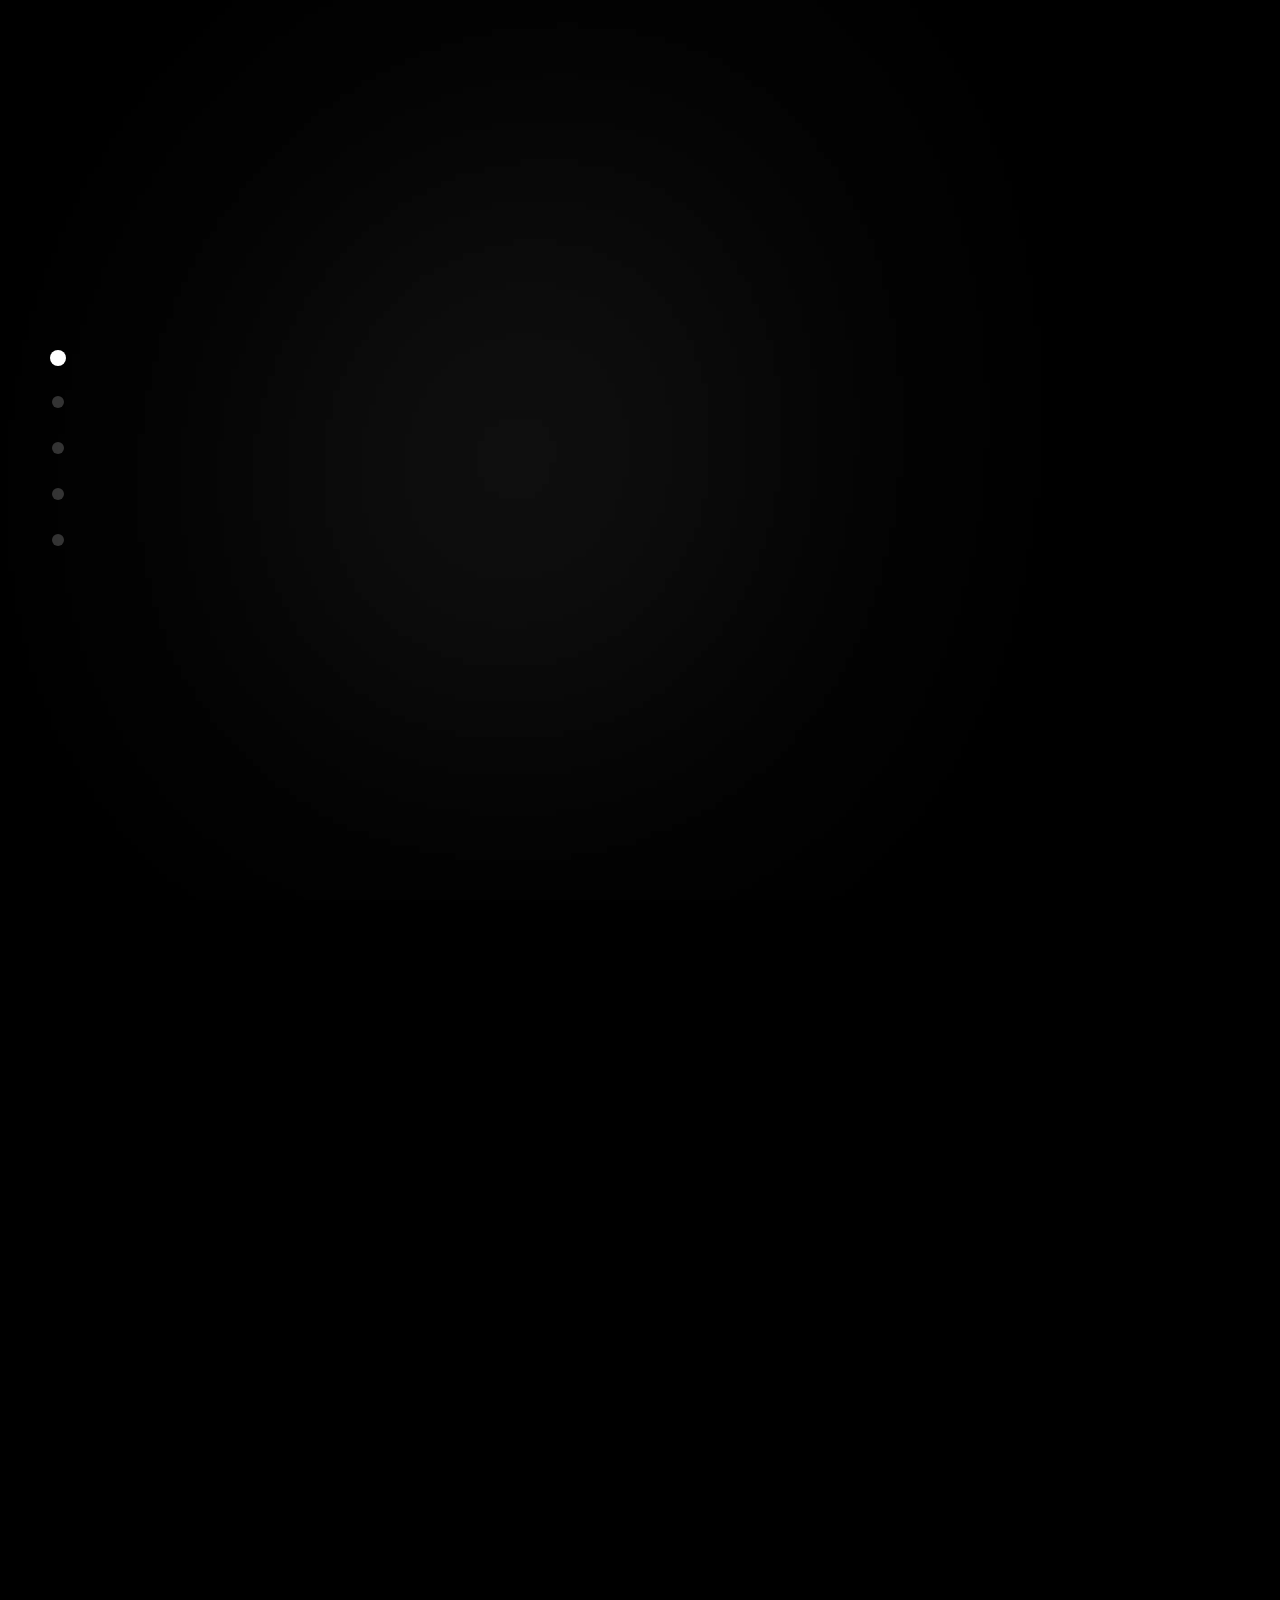
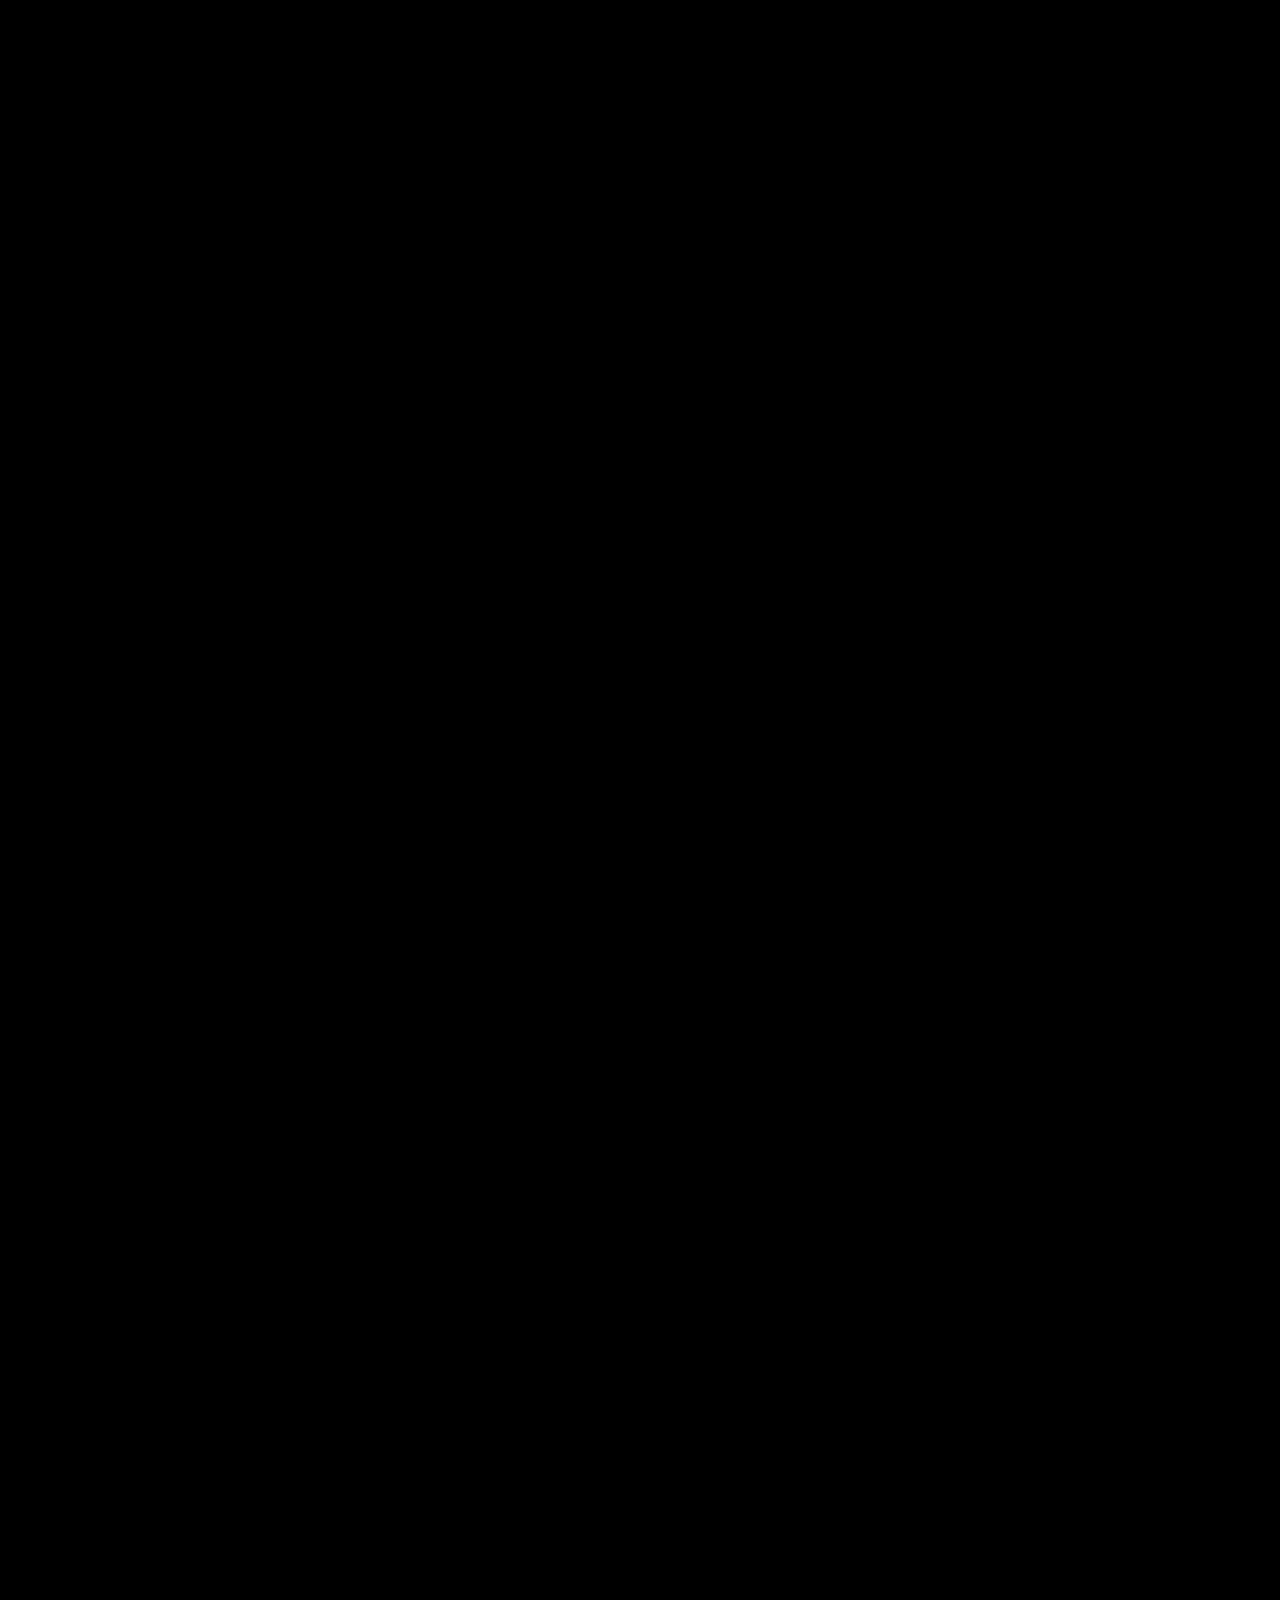
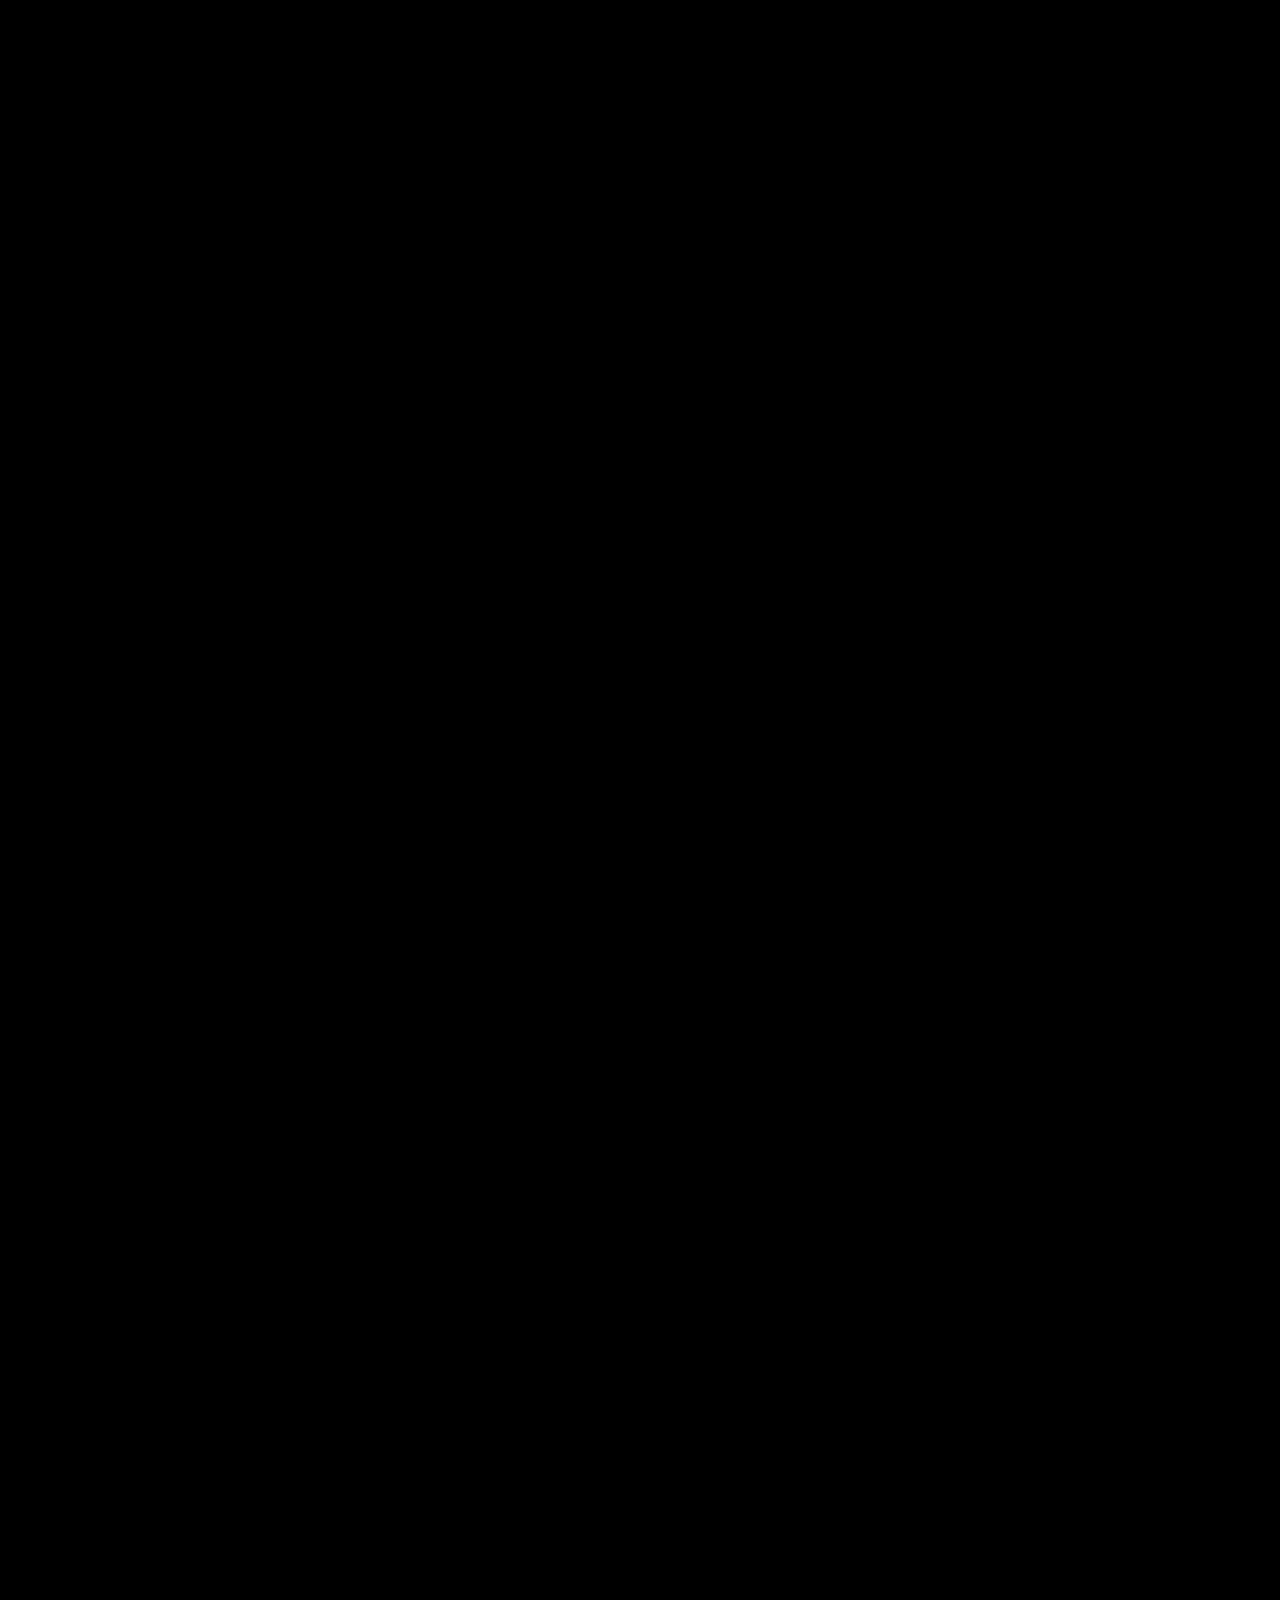
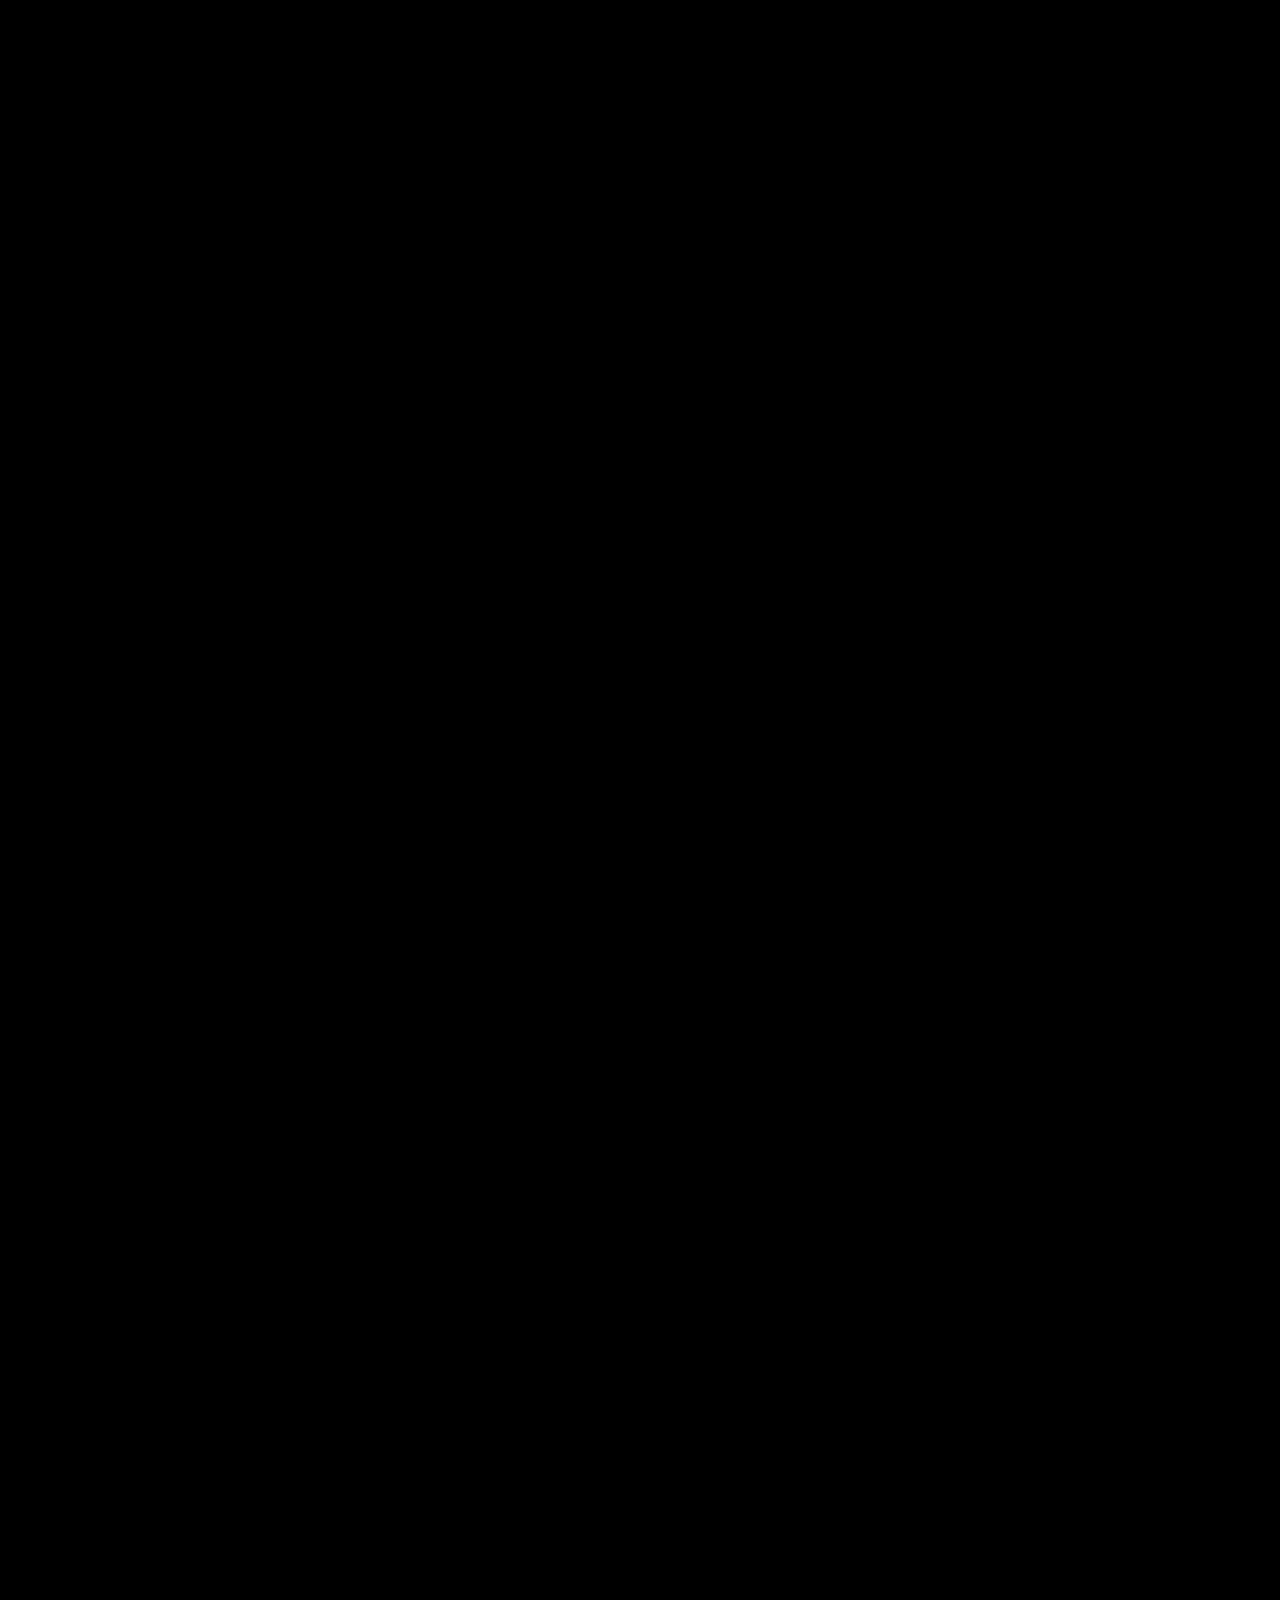
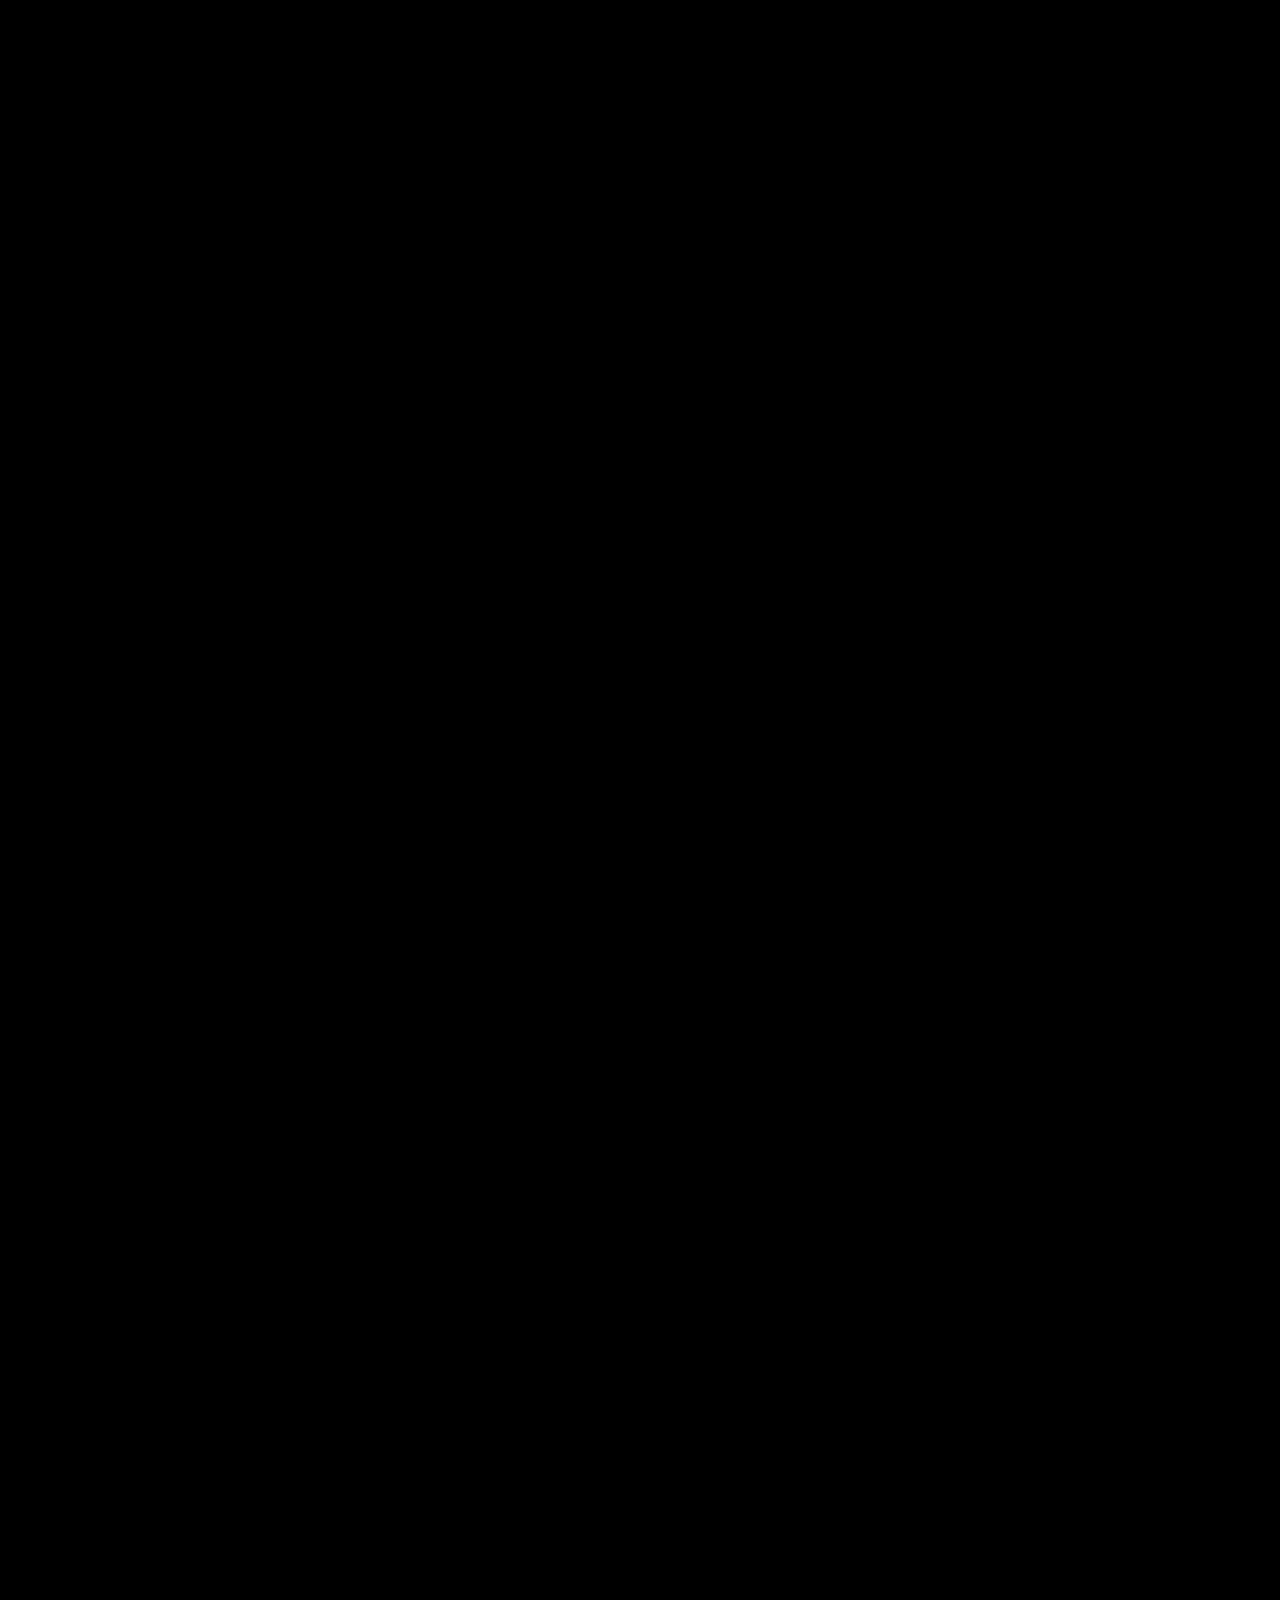
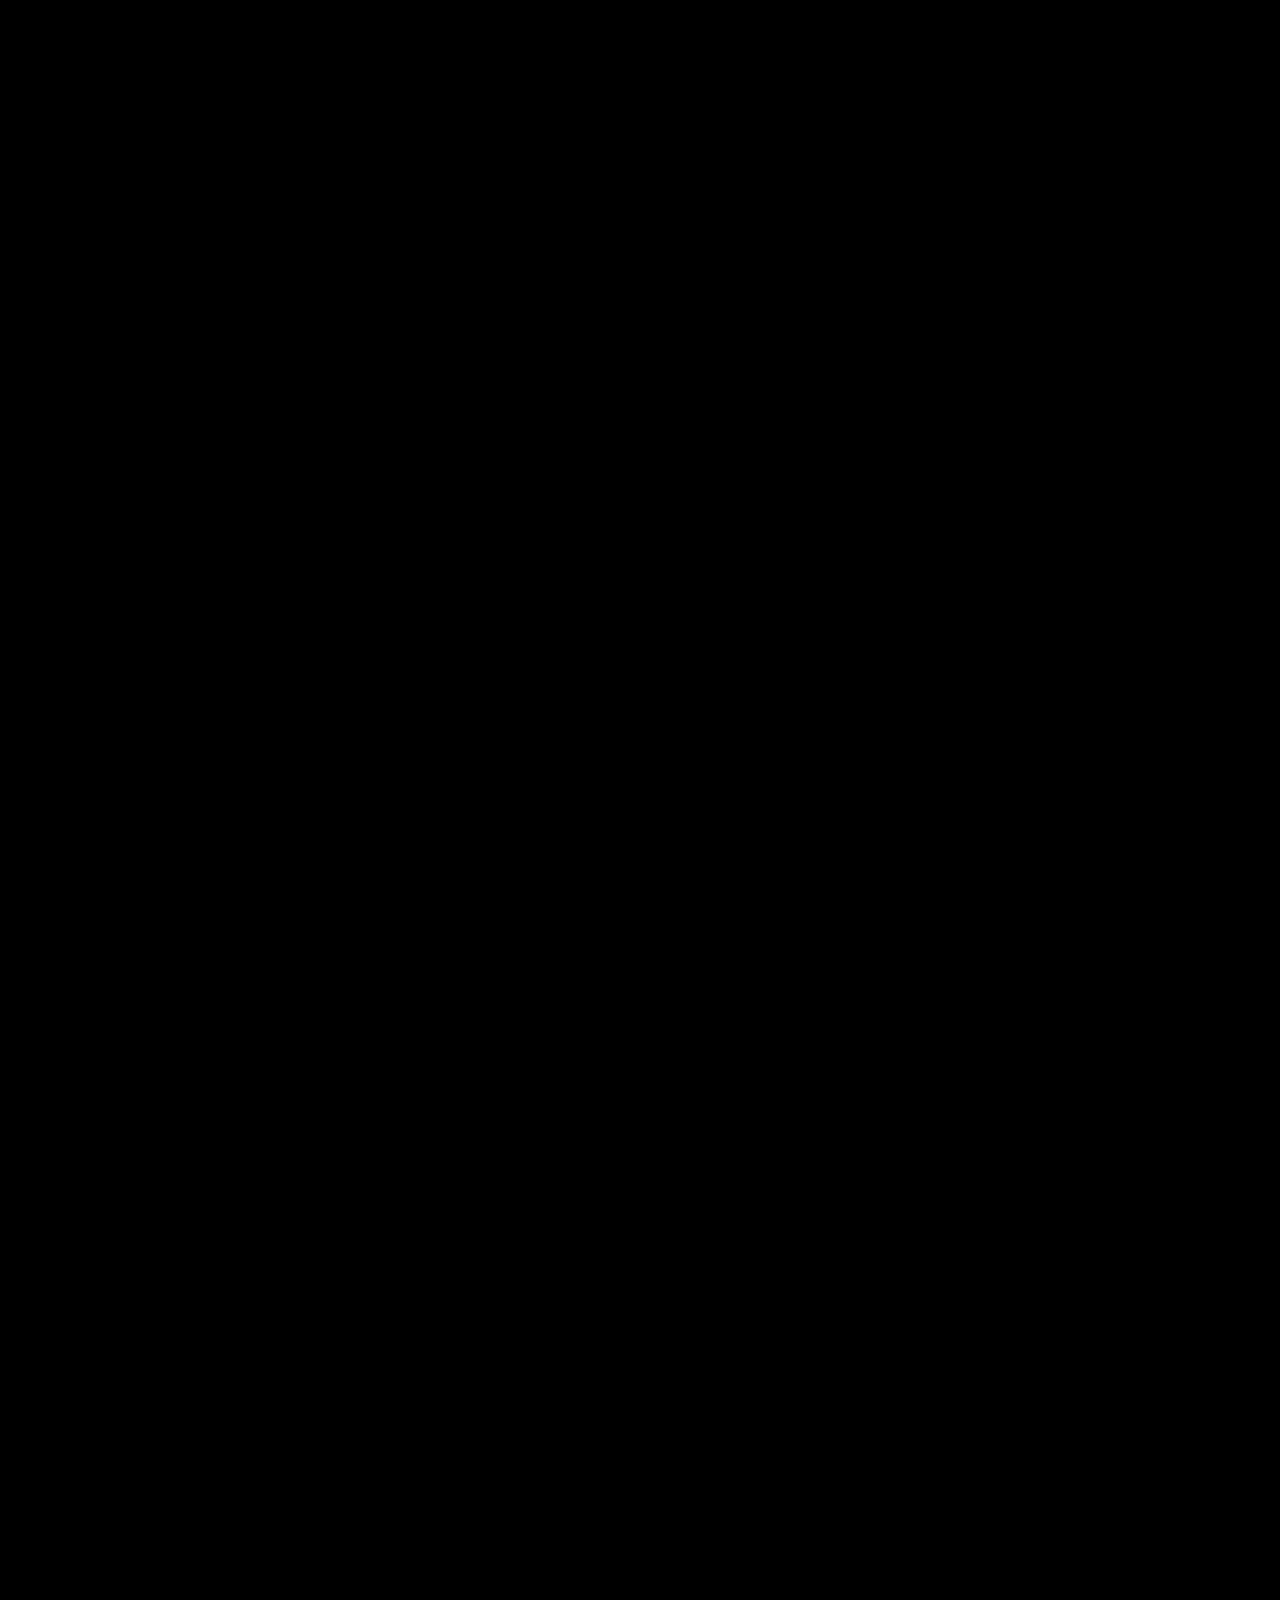
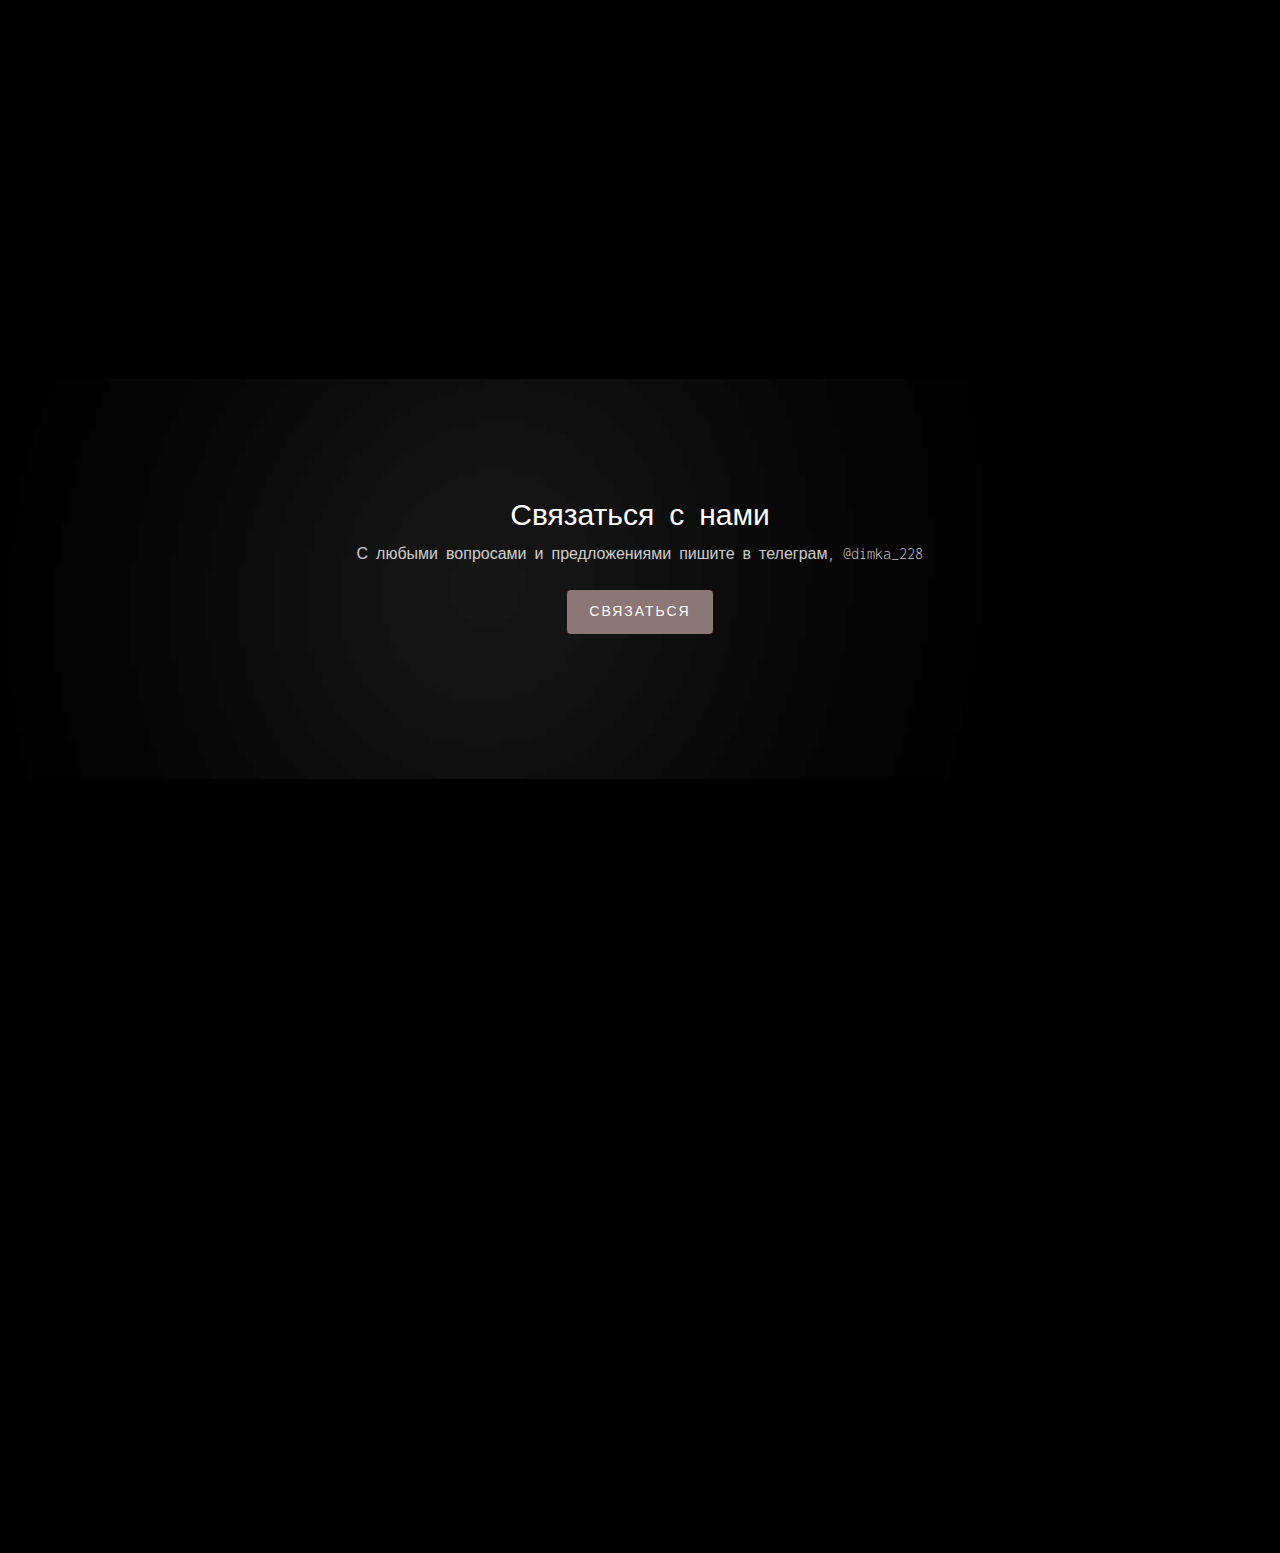
<file: index.html>
<!DOCTYPE html>
<!--[if lt IE 7]>      <html class="no-js lt-ie9 lt-ie8 lt-ie7"> <![endif]-->
<!--[if IE 7]>         <html class="no-js lt-ie9 lt-ie8"> <![endif]-->
<!--[if IE 8]>         <html class="no-js lt-ie9"> <![endif]-->
<!--[if gt IE 8]><!--> <html class="no-js"> <!--<![endif]-->
	<head>
	<meta charset="utf-8">
	<meta http-equiv="X-UA-Compatible" content="IE=edge">
	<title>ShhhStudio &mdash; работаем по-тихому. без бюрократии, договоров и налогов.</title>
	<meta name="viewport" content="width=device-width, initial-scale=1">
	<meta name="description" content="Free HTML5 Template by FreeHTML5.co" />
	<meta name="keywords" content="free html5, free template, free bootstrap, html5, css3, mobile first, responsive" />
	<meta name="author" content="FreeHTML5.co" />

 

  	<!-- Facebook and Twitter integration -->
	<meta property="og:title" content=""/>
	<meta property="og:image" content=""/>
	<meta property="og:url" content=""/>
	<meta property="og:site_name" content=""/>
	<meta property="og:description" content=""/>
	<meta name="twitter:title" content="" />
	<meta name="twitter:image" content="" />
	<meta name="twitter:url" content="" />
	<meta name="twitter:card" content="" />

	<!-- Place favicon.ico and apple-touch-icon.png in the root directory -->
	<link rel="shortcut icon" href="favicon.ico">

	<link href="https://fonts.googleapis.com/css?family=Inconsolata:400,700" rel="stylesheet">
	
	<!-- Animate.css -->
	<link rel="stylesheet" href="css/animate.css">
	<!-- Icomoon Icon Fonts-->
	<link rel="stylesheet" href="css/icomoon.css">
	<!-- Simple Line Icons -->
	<link rel="stylesheet" href="css/simple-line-icons.css">
	<!-- Bootstrap  -->
	<link rel="stylesheet" href="css/bootstrap.css">
	<!-- Style -->
	<link rel="stylesheet" href="css/style.css">


	<!-- Modernizr JS -->
	<script src="js/modernizr-2.6.2.min.js"></script>
	<!-- FOR IE9 below -->
	<!--[if lt IE 9]>
	<script src="js/respond.min.js"></script>
	<![endif]-->

	</head>
	<body>
	<header role="banner" id="fh5co-header">
		<div class="fluid-container">
			<nav class="navbar navbar-default navbar-fixed-top js-fullheight">
				<div id="navbar" class="navbar-collapse js-fullheight">
					<ul class="nav navbar-nav navbar-left">
						<li class="active"><a href="#" data-nav-section="home"><span>Home</span></a></li>
						<li><a href="#" data-nav-section="services"><span>Services</span></a></li>
						<li><a href="#" data-nav-section="explore"><span>Project</span></a></li>
						<li><a href="#" data-nav-section="pricing"><span>Pricing</span></a></li>
						<li><a href="#" data-nav-section="team"><span>Team</span></a></li>
					</ul>
				</div>
			</nav>
	  </div>
	</header>

	<section id="fh5co-home" data-section="home" style="background-image: url(images/full_image_1.jpg);" data-stellar-background-ratio="0.5">
		<div class="gradient"></div>
		<div class="container">
			<div class="text-wrap">
				<div class="text-inner">
					<div class="row">
						<div class="col-md-8 col-md-offset-2 text-center">
							<img id="logo" src="images/logo-4.png" alt="Логотип ShhhStudio" class="to-animate" style="max-width: 150px; margin-bottom: 20px;">
							<h1 class="to-animate">ShhhStudio</h1>
							<h2 class="to-animate"> работаем по-тихому. без бюрократии, договоров и налогов.</h2>
						</div>
					</div>
				</div>
			</div>
		</div>
	</section>

	<section id="fh5co-services" data-section="services">
		<div class="fh5co-services">
			<div class="container">
				<div class="row">
					<div class="col-md-12 section-heading text-center">
						<h2 class="to-animate">Наши преимущества</h2>
						<div class="row">
							<div class="col-md-8 col-md-offset-2 subtext">
								<h3 class="to-animate">работаем без бюрократии, договоров и налогов, по лояльным ценам </h3>
							</div>
						</div>
					</div>
				</div>
				<div class="row">
					<div class="core-features">
						<div class="grid2 to-animate" style="background-image: url(images/hacker.jpg);">
						</div>
						<div class="grid2">
							<div class="core-f">
								<div class="row">
									<div class="col-md-12">
										<div class="core">
											<i class="icon-cloud-download to-animate-2"></i>
											<div class="fh5co-post to-animate">
												<h3>Цена ниже рыночной</h3>
												<p>Сейчас на рынке доминируют крупные компании с космическими ценниками, тк им нужно платить постоянную зарплату большим коллективам. У нас будет ощутимо дешевле</p>
											</div>
										</div>
										<div class="core">
											<i class="icon-laptop to-animate-2"></i>
											<div class="fh5co-post to-animate">
												<h3>Никакого оформления</h3>
												<p>Оплата переводом/криптой поэтапно по мере выполнения. Никаких предоплат.</p>
											</div>
										</div>
										<div class="core">
											<i class="icon-gear to-animate-2"></i>
											<div class="fh5co-post to-animate">
												<h3>24/7 Поддержка после выполнения заказа</h3>
												<p>Если впоследствии вам понадобится внести в проект правки, мы всегда к вашим услугам.</p>
											</div>
										</div>
										<div class="core">
											<i class="icon-columns to-animate-2"></i>
											<div class="fh5co-post to-animate">
												<h3>Решение под ключ</h3>
												<p>Выберем оптимальную архитектуру и технологии для вашего проекта. Можем доработать уже существующий код, разберемся в любом легаси</p>
											</div>
										</div>
									</div>
								</div>
							</div>
						</div>
					</div>
				</div>
				<div id="fh5co-counter-section" class="fh5co-counters">
					<div class="container">
						<div class="row to-animate">
							<div class="col-md-3 text-center">
								<span class="fh5co-counter js-counter" data-from="0" data-to="3452" data-speed="5000" data-refresh-interval="50"></span>
								<span class="fh5co-counter-label">Cups of Coffee</span>
							</div>
							<div class="col-md-3 text-center">
								<span class="fh5co-counter js-counter" data-from="0" data-to="234" data-speed="5000" data-refresh-interval="50"></span>
								<span class="fh5co-counter-label">Client</span>
							</div>
							<div class="col-md-3 text-center">
								<span class="fh5co-counter js-counter" data-from="0" data-to="6542" data-speed="5000" data-refresh-interval="50"></span>
								<span class="fh5co-counter-label">Projects</span>
							</div>
							<div class="col-md-3 text-center">
								<span class="fh5co-counter js-counter" data-from="0" data-to="8687" data-speed="5000" data-refresh-interval="50"></span>
								<span class="fh5co-counter-label">Finished Projects</span>
							</div>
						</div>
					</div>
				</div>
			</div>
		</div>
	</section>

	<section id="fh5co-explore" data-section="explore">
		<div class="container">
			<div class="row">
				<div class="col-md-12 section-heading text-center">
					<h2 class="to-animate">Выполненные заказы</h2>
					<div class="row">
						<div class="col-md-8 col-md-offset-2 subtext to-animate">
							<h3>Основная наша специализация - веб и приложения. Но это всего лишь часть того на что мы способны.</h3>
						</div>
					</div>
				</div>
			</div>
		</div>
		<div class="fh5co-project">
			<div class="container">
				<div class="row">
					<div class="col-md-12 text-center">
						<div class="project-grid to-animate-2" style="background-image:  url(images/project-1.jpg);">
							<div class="desc">
								<h3><a href="#">MasCom Template</a></h3>
								<span>By: Louie D' Great</span>
							</div>
						</div>
					</div>
					<div class="col-md-12 text-center">
						<div class="project-grid to-animate-2" style="background-image:  url(images/cdaem_ru.png);">
							<div class="desc">
								<h3><a href="#">новый сайт для cdaem.ru</a></h3>
								<span>сайт для съема жилья посуточно</span>
							</div>
						</div>
					</div>
					<div class="col-md-12 text-center">
						<div class="project-grid to-animate-2" style="background-image:  url(images/lets_together.jpg);">
							<div class="desc">
								<h3><a href="#">Lets Together</a></h3>
								<span>Приложение - соц.сеть для совместных спортивных активностей</span>
							</div>
						</div>
					</div>
					<div class="col-md-12 text-center">
						<div class="project-grid to-animate-2" style="background-image:  url(images/project-4.jpg);">
							<div class="desc">
								<h3><a href="#">Tattoo</a></h3>
								<span>By: Louie D' Great</span>
							</div>
						</div>
					</div>
					<div class="col-md-12 text-center">
						<div class="project-grid to-animate-2" style="background-image:  url(images/project-5.jpg);">
							<div class="desc">
								<h3><a href="#">Train Theme</a></h3>
								<span>By: Ivan Kim</span>
							</div>
						</div>
					</div>
					<div class="col-md-12 text-center">
						<div class="project-grid to-animate-2" style="background-image:  url(images/project-6.jpg);">
							<div class="desc">
								<h3><a href="#">Dance Theme</a></h3>
								<span>By: FreeHTML5.co</span>
							</div>
						</div>
					</div>
				</div>
			</div>	
		</div>
	</section>
	
	<section id="fh5co-pricing" data-section="pricing">
		<div class="fh5co-pricing">
			<div class="container">
				<div class="row">
					<div class="col-md-12 section-heading text-center">
						<h2 class="to-animate">Примеры</h2>
						<div class="row">
							<div class="col-md-8 col-md-offset-2 subtext">
								<h3 class="to-animate">Far far away, behind the word mountains, far from the countries Vokalia and Consonantia, there live the blind texts. Separated they live in Bookmarksgrove. </h3>
							</div>
						</div>
					</div>
				</div>

				<div class="row">
					<div class="col-md-3 col-sm-6">
						<div class="price-box to-animate">
							<h2 class="pricing-plan">Starter</h2>
							<div class="price"><sup class="currency">$</sup>7<small>/mo</small></div>
							<p>Basic customer support for small business</p>
							<hr>
							<ul class="pricing-info">
								<li>10 projects</li>
								<li>20 Pages</li>
								<li>20 Emails</li>
								<li>100 Images</li>
							</ul>
							<p><a href="#" class="btn btn-primary">Read More</a></p>
						</div>
					</div>
					<div class="col-md-3 col-sm-6">
						<div class="price-box to-animate">
							<h2 class="pricing-plan">Regular</h2>
							<div class="price"><sup class="currency">$</sup>19<small>/mo</small></div>
							<p>Basic customer support for small business</p>
							<hr>
							<ul class="pricing-info">
								<li>15 projects</li>
								<li>40 Pages</li>
								<li>40 Emails</li>
								<li>200 Images</li>
							</ul>
							<p><a href="#" class="btn btn-primary">Read More</a></p>
						</div>
					</div>
					<div class="clearfix visible-sm-block"></div>
					<div class="col-md-3 col-sm-6 to-animate">
						<div class="price-box popular">
							<div class="popular-text">Best value</div>
							<h2 class="pricing-plan">Plus</h2>
							<div class="price"><sup class="currency">$</sup>79<small>/mo</small></div>
							<p>Basic customer support for small business</p>
							<hr>
							<ul class="pricing-info">
								<li>Unlimitted projects</li>
								<li>100 Pages</li>
								<li>100 Emails</li>
								<li>700 Images</li>
							</ul>
							<p><a href="#" class="btn btn-primary">Read More</a></p>
						</div>
					</div>
					<div class="col-md-3 col-sm-6">
						<div class="price-box to-animate">
							<h2 class="pricing-plan">Enterprise</h2>
							<div class="price"><sup class="currency">$</sup>125<small>/mo</small></div>
							<p>Basic customer support for small business</p>
							<hr>
							<ul class="pricing-info">
								<li>Unlimitted projects</li>
								<li>Unlimitted Pages</li>
								<li>Unlimitted Emails</li>
								<li>Unlimitted Images</li>
							</ul>
							<p><a href="#" class="btn btn-primary">Read More</a></p>
						</div>
					</div>
				</div>
				<!--
				<div class="row">
					<div class="col-md-6 col-md-offset-3 col-md-push-3 to-animate">
						<p>Far far away, behind the word mountains, far from the countries Vokalia and Consonantia, there live the blind texts. Far far away, behind the word mountains, far from the countries Vokalia and Consonantia, there live the blind texts. Separated they live in Bookmarksgrove right at the coast of the Semantics, a large language ocean. Far far away, behind the word mountains, far from the countries Vokalia and Consonantia, there live the blind texts. Separated they live in Bookmarksgrove right at the coast of the Semantics, a large language ocean</p>
						<p>Far far away, behind the word mountains, far from the countries Vokalia and Consonantia, there live the blind texts. Far far away, behind the word mountains, far from the countries Vokalia and Consonantia, there live the blind texts. Separated they live in Bookmarksgrove right at the coast of the Semantics, a large language ocean. Far far away, behind the word mountains, far from the countries Vokalia and Consonantia, there live the blind texts. Separated they live in Bookmarksgrove right at the coast of the Semantics, a large language ocean.</p>
					</div>
				</div>-->

			</div>
		</div>
	</section>	

	<section id="fh5co-team" data-section="team">
		<div class="fh5co-team">
			<div class="container">
				<div class="row">
					<div class="col-md-12 section-heading text-center">
						<h2 class="to-animate">Кто мы?</h2>
						<div class="row">
							<div class="col-md-8 col-md-offset-2 subtext">
								<h3 class="to-animate">Мы молодая команда друзей-программистов из ИТМО. Все с коммерческим опытом,  у каждого своя специализацияи и история </h3>
							</div>
						</div>
					</div>
				</div>
				<div class="row">
					<div class="col-md-4">
						<div class="team-box text-center to-animate-2">
							<div class="user"><img class="img-reponsive" src="images/user-1.jpg" alt="Roger Garfield"></div>
							<h3>@dimka_228</h3>
							<span class="position">Founder, Lead Developer</span>
							<p>Это я. Большой опыт веб разработки на различных галерах и стартапах. Теперь мучу собственный онлайн и оффлайн бизнес. Руковожу проектами, нахожу заказчиков.</p>
							<ul class="social-media">
								<li><a href="#" class="facebook"><i class="icon-facebook"></i></a></li>
								<li><a href="#" class="twitter"><i class="icon-twitter"></i></a></li>
								<li><a href="#" class="dribbble"><i class="icon-dribbble"></i></a></li>
								<li><a href="#" class="codepen"><i class="icon-codepen"></i></a></li>
								<li><a href="#" class="github"><i class="icon-github-alt"></i></a></li>
							</ul>
						</div>
					</div>

					<div class="col-md-4">
						<div class="team-box text-center to-animate-2">
							<div class="user"><img class="img-reponsive" src="images/user-2.jpg" alt="Roger Garfield"></div>
							<h3>Kevin Steve</h3>
							<span class="position">Co-Founder, Product Designer</span>
							<p>Far far away, behind the word mountains, far from the countries Vokalia and Consonantia, there live the blind texts. Separated they live in Bookmarksgrove right at the coast of the Semantics, a large language ocean.</p>
							<ul class="social-media">
								<li><a href="#" class="facebook"><i class="icon-facebook"></i></a></li>
								<li><a href="#" class="twitter"><i class="icon-twitter"></i></a></li>
								<li><a href="#" class="dribbble"><i class="icon-dribbble"></i></a></li>
								<li><a href="#" class="codepen"><i class="icon-codepen"></i></a></li>
								<li><a href="#" class="github"><i class="icon-github-alt"></i></a></li>
							</ul>
						</div>
					</div>

					<div class="col-md-4">
						<div class="team-box text-center to-animate-2">
							<div class="user"><img class="img-reponsive" src="images/user-3.jpg" alt="Roger Garfield"></div>
							<h3>Ross Standford</h3>
							<span class="position">Full Stack Developer</span>
							<p>Far far away, behind the word mountains, far from the countries Vokalia and Consonantia, there live the blind texts. Separated they live in Bookmarksgrove right at the coast of the Semantics, a large language ocean.</p>
							<ul class="social-media">
								<li><a href="#" class="facebook"><i class="icon-facebook"></i></a></li>
								<li><a href="#" class="twitter"><i class="icon-twitter"></i></a></li>
								<li><a href="#" class="dribbble"><i class="icon-dribbble"></i></a></li>
								<li><a href="#" class="codepen"><i class="icon-codepen"></i></a></li>
								<li><a href="#" class="github"><i class="icon-github-alt"></i></a></li>
							</ul>
						</div>
					</div>
				</div>
			</div>
		</div>
	</section>

	<div class="getting-started getting-started-1">
		<div class="getting-grid" style="background-image:  url(images/full_image_1.jpg);">
			<div class="desc text-center">
				<h2>Связаться с нами</h2>
				<p>С любыми вопросами и предложениями пишите в телеграм, @dimka_228 </p>
				<p><a href="#" class="btn btn-primary">Связаться</a></p>
			</div>
		</div>
	</div>

	<div id="fh5co-footer" role="contentinfo">
		<div class="container">
			<div class="row">
				<div class="col-md-4 to-animate">
					<h3 class="section-title">About Us</h3>
					<p>Far far away, behind the word mountains, far from the countries Vokalia and Consonantia, there live the blind texts. Separated they live in Bookmarksgrove right at the coast of the Semantics.</p>
					<p class="copy-right">&copy; 2015 Twist Free Template. <br>All Rights Reserved. <br>
						Designed by <a href="http://freehtml5.co/" target="_blank">FREEHTML5.co</a>
						Demo Images: <a href="http://unsplash.com/" target="_blank">Unsplash</a>
					</p>
				</div>

				<div class="col-md-4 to-animate">
					<h3 class="section-title">Our Address</h3>
					<ul class="contact-info">
						<li><i class="icon-map-marker"></i>198 West 21th Street, Suite 721 New York NY 10016</li>
						<li><i class="icon-phone"></i>+ 1235 2355 98</li>
						<li><i class="icon-envelope"></i><a href="#">info@yoursite.com</a></li>
						<li><i class="icon-globe2"></i><a href="#">www.yoursite.com</a></li>
					</ul>
					<h3 class="section-title">Connect with Us</h3>
					<ul class="social-media">
						<li><a href="#" class="facebook"><i class="icon-facebook"></i></a></li>
						<li><a href="#" class="twitter"><i class="icon-twitter"></i></a></li>
						<li><a href="#" class="dribbble"><i class="icon-dribbble"></i></a></li>
						<li><a href="#" class="github"><i class="icon-github-alt"></i></a></li>
					</ul>
				</div>
				<div class="col-md-4 to-animate">
					<h3 class="section-title">Drop us a line</h3>
					<form class="contact-form">
						<div class="form-group">
							<label for="name" class="sr-only">Name</label>
							<input type="name" class="form-control" id="name" placeholder="Name">
						</div>
						<div class="form-group">
							<label for="email" class="sr-only">Email</label>
							<input type="email" class="form-control" id="email" placeholder="Email">
						</div>
						<div class="form-group">
							<label for="message" class="sr-only">Message</label>
							<textarea class="form-control" id="message" rows="7" placeholder="Message"></textarea>
						</div>
						<div class="form-group">
							<input type="submit" id="btn-submit" class="btn btn-send-message btn-md" value="Send Message">
						</div>
					</form>
				</div>
			</div>
		</div>
	</div>
	<!-- <div id="map" class="fh5co-map"></div> -->

	
	<!-- jQuery -->
	<script src="js/jquery.min.js"></script>
	<!-- jQuery Easing -->
	<script src="js/jquery.easing.1.3.js"></script>
	<!-- Bootstrap -->
	<script src="js/bootstrap.min.js"></script>
	<!-- Waypoints -->
	<script src="js/jquery.waypoints.min.js"></script>
	<!-- Stellar Parallax -->
	<script src="js/jquery.stellar.min.js"></script>
	<!-- Counters -->
	<script src="js/jquery.countTo.js"></script>
	<!-- Main JS (Do not remove) -->
	<script src="js/main.js"></script>

	</body>
</html>
</file>
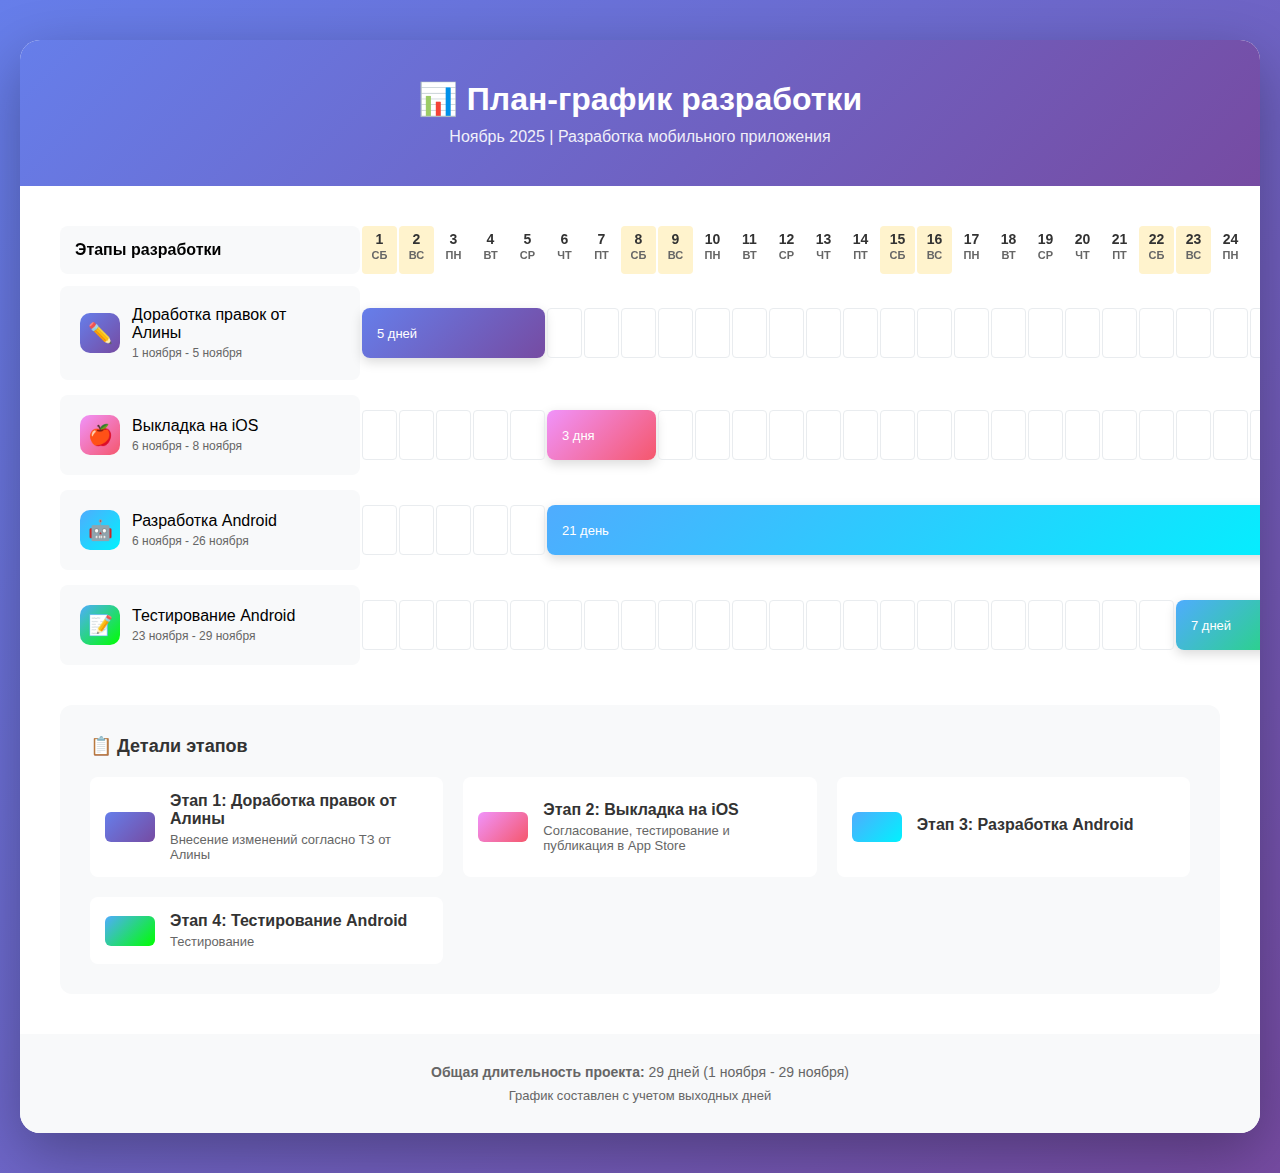
<file: roadmap.html>
<!DOCTYPE html>
<html lang="ru">
<head>
    <meta charset="UTF-8">
    <meta name="viewport" content="width=device-width, initial-scale=1.0">
    <title>План-график проекта ImMood 2.0</title>
    <script src="https://cdnjs.cloudflare.com/ajax/libs/jquery/3.6.0/jquery.min.js"></script>
    <style>
        * {
            margin: 0;
            padding: 0;
            box-sizing: border-box;
        }
        
        body {
            font-family: 'Segoe UI', Tahoma, Geneva, Verdana, sans-serif;
            background: linear-gradient(135deg, #667eea 0%, #764ba2 100%);
            padding: 40px 20px;
            min-height: 100vh;
        }
        
        .container {
            max-width: 1400px;
            margin: 0 auto;
            background: white;
            border-radius: 20px;
            box-shadow: 0 20px 60px rgba(0,0,0,0.3);
            overflow: hidden;
        }
        
        .header {
            background: linear-gradient(135deg, #667eea 0%, #764ba2 100%);
            color: white;
            padding: 40px;
            text-align: center;
        }
        
        .header h1 {
            font-size: 32px;
            margin-bottom: 10px;
            font-weight: 600;
        }
        
        .header p {
            font-size: 16px;
            opacity: 0.9;
        }
        
        .gantt-wrapper {
            padding: 40px;
            overflow-x: auto;
        }
        
        .gantt-chart {
            min-width: 900px;
        }
        
        .gantt-header {
            display: grid;
            grid-template-columns: 300px repeat(var(--days-count), 35px);
            gap: 2px;
            margin-bottom: 2px;
            position: sticky;
            top: 0;
            background: white;
            z-index: 10;
            padding-bottom: 10px;
        }
        
        .task-label-header {
            font-weight: 600;
            padding: 15px;
            background: #f8f9fa;
            border-radius: 8px;
            display: flex;
            align-items: center;
        }
        
        .date-cell {
            text-align: center;
            font-size: 11px;
            font-weight: 600;
            color: #666;
            padding: 5px 2px;
        }
        
        .date-cell .day {
            display: block;
            font-size: 14px;
            color: #333;
            margin-bottom: 2px;
        }
        
        .weekend {
            background: #fff3cd;
            border-radius: 4px;
        }
        
        .gantt-row {
            display: grid;
            grid-template-columns: 300px repeat(var(--days-count), 35px);
            gap: 2px;
            margin-bottom: 15px;
            align-items: center;
        }
        
        .task-label {
            padding: 20px;
            background: #f8f9fa;
            border-radius: 8px;
            font-weight: 500;
            display: flex;
            align-items: center;
            gap: 12px;
        }
        
        .task-icon {
            width: 40px;
            height: 40px;
            border-radius: 10px;
            display: flex;
            align-items: center;
            justify-content: center;
            font-size: 20px;
            flex-shrink: 0;
        }
        
        .timeline {
            display: contents;
        }
        
        .timeline-cell {
            height: 50px;
            border: 1px solid #e9ecef;
            border-radius: 4px;
            position: relative;
        }
        
        .task-bar {
            height: 50px;
            border-radius: 8px;
            display: flex;
            align-items: center;
            padding: 0 15px;
            color: white;
            font-weight: 500;
            font-size: 13px;
            box-shadow: 0 4px 12px rgba(0,0,0,0.15);
            transition: transform 0.2s, box-shadow 0.2s;
            cursor: pointer;
        }
        
        .task-bar:hover {
            transform: translateY(-2px);
            box-shadow: 0 6px 16px rgba(0,0,0,0.2);
        }
        
        .legend {
            margin-top: 40px;
            padding: 30px;
            background: #f8f9fa;
            border-radius: 12px;
        }
        
        .legend h3 {
            margin-bottom: 20px;
            color: #333;
            font-size: 18px;
        }
        
        .legend-items {
            display: grid;
            grid-template-columns: repeat(auto-fit, minmax(300px, 1fr));
            gap: 20px;
        }
        
        .legend-item {
            display: flex;
            align-items: center;
            gap: 15px;
            padding: 15px;
            background: white;
            border-radius: 8px;
        }
        
        .legend-color {
            width: 50px;
            height: 30px;
            border-radius: 6px;
            flex-shrink: 0;
        }
        
        .legend-text {
            flex: 1;
        }
        
        .legend-title {
            font-weight: 600;
            margin-bottom: 4px;
            color: #333;
        }
        
        .legend-desc {
            font-size: 13px;
            color: #666;
        }
        
        .footer {
            padding: 30px 40px;
            background: #f8f9fa;
            text-align: center;
            color: #666;
            font-size: 14px;
        }
    </style>
</head>
<body>
    <div class="container">
        <div class="header">
            <h1>📊 План-график разработки</h1>
            <p id="project-period">Ноябрь 2025 | Разработка мобильного приложения</p>
        </div>
        
        <div class="gantt-wrapper">
            <div class="gantt-chart">
                <div class="gantt-header" id="gantt-header">
                    <div class="task-label-header">Этапы разработки</div>
                </div>
                
                <div id="gantt-rows"></div>
            </div>
            
            <div class="legend">
                <h3>📋 Детали этапов</h3>
                <div class="legend-items" id="legend-items"></div>
            </div>
        </div>
        
        <div class="footer" id="footer-info">
            <p><strong>Общая длительность проекта:</strong> <span id="total-duration"></span></p>
            <p style="margin-top: 8px; font-size: 13px;">График составлен с учетом выходных дней</p>
        </div>
    </div>

    <script>
        // ========== НАСТРОЙКИ ПРОЕКТА ==========
        // Здесь задаём все этапы проекта
        const projectTasks = [
            {
                name: 'Доработка правок от Алины',
                icon: '✏️',
                startDate: '2025-11-01',  // Формат: YYYY-MM-DD
                endDate: '2025-11-05',
                gradient: 'linear-gradient(135deg, #667eea 0%, #764ba2 100%)',
                description: 'Внесение изменений согласно ТЗ от Алины'
            },
            {
                name: 'Выкладка на iOS',
                icon: '🍎',
                startDate: '2025-11-06',
                endDate: '2025-11-8',
                gradient: 'linear-gradient(135deg, #f093fb 0%, #f5576c 100%)',
                description: 'Согласование, тестирование и публикация в App Store'
            },
            {
                name: 'Разработка Android',
                icon: '🤖',
                startDate: '2025-11-06',
                endDate: '2025-11-26',
                gradient: 'linear-gradient(135deg, #4facfe 0%, #00f2fe 100%)',
                description: ''
            },
            {
                name: 'Тестирование Android',
                icon: '📝',
                startDate: '2025-11-23',
                endDate: '2025-11-29',
                gradient: 'linear-gradient(135deg, #4facfe 0%, #00FF00 100%)',
                description: 'Тестирование'
            }
        ];
        // ========================================

        $(document).ready(function() {
            generateGanttChart();
        });

        function generateGanttChart() {
            // Автоматически определяем начало и конец периода
            const taskDates = projectTasks.flatMap(task => [
                new Date(task.startDate),
                new Date(task.endDate)
            ]);
            
            const minDate = new Date(Math.min(...taskDates));
            const maxDate = new Date(Math.max(...taskDates));
            
            // Начало месяца первой задачи
            let startDate = new Date(minDate.getFullYear(), minDate.getMonth(), 1);
            // Конец месяца последней задачи
            let endDate = new Date(maxDate.getFullYear(), maxDate.getMonth() + 1, 0);
            

            startDate = minDate;
            endDate = maxDate;

            const days = [];
            
            // Генерируем массив дней
            for (let d = new Date(startDate); d <= endDate; d.setDate(d.getDate() + 1)) {
                days.push(new Date(d));
            }
            
            // Обновляем количество колонок в grid
            const daysCount = days.length;
            
            console.log([startDate, endDate,daysCount]);
            $(':root').get(0).style.setProperty('--days-count', daysCount);
            // Генерируем заголовок с датами
            generateHeader(days);
            
            // Генерируем строки с задачами
            generateTaskRows(days, startDate);
            
            // Генерируем легенду
            generateLegend();
            
            // Обновляем футер
            updateFooter(startDate, endDate);
      
            
        }

        function generateHeader(days) {
            const daysOfWeek = ['ВС', 'ПН', 'ВТ', 'СР', 'ЧТ', 'ПТ', 'СБ'];
            
            days.forEach(day => {
                const dayNum = day.getDate();
                const dayOfWeek = daysOfWeek[day.getDay()];
                const isWeekend = day.getDay() === 0 || day.getDay() === 6;
                
                const dateCell = $('<div>')
                    .addClass('date-cell')
                    .addClass(isWeekend ? 'weekend' : '')
                    .html(`<span class="day">${dayNum}</span>${dayOfWeek}`);
                
                $('#gantt-header').append(dateCell);
            });
        }

        function generateTaskRows(days, startDate) {
            projectTasks.forEach(task => {
                const taskStart = new Date(task.startDate);
                const taskEnd = new Date(task.endDate);
                const duration = Math.ceil((taskEnd - taskStart) / (1000 * 60 * 60 * 24)) + 1;
                
                // Создаём строку задачи
                const row = $('<div>').addClass('gantt-row');
                
                // Создаём label задачи
                const label = $('<div>').addClass('task-label').html(`
                    <div class="task-icon" style="background: ${task.gradient};">${task.icon}</div>
                    <div>
                        <div>${task.name}</div>
                        <div style="font-size: 12px; color: #666; margin-top: 4px;">
                            ${formatDate(taskStart)} - ${formatDate(taskEnd)}
                        </div>
                    </div>
                `);
                
                row.append(label);
                
                // Создаём timeline
                const timeline = $('<div>').addClass('timeline');
                let taskBarAdded = false;
                let skipDays = 0;
                
                days.forEach((day, index) => {
                    // Пропускаем дни, которые уже покрыты task-bar
                    if (skipDays > 0) {
                        skipDays--;
                        return;
                    }
                    
                    const dayTime = day.getTime();
                    const taskStartTime = taskStart.getTime();
                    const taskEndTime = taskEnd.getTime();
                    
                    if (dayTime >= taskStartTime && dayTime <= taskEndTime && !taskBarAdded) {
                        // Первый день задачи - создаём полосу
                        const taskBar = $('<div>')
                            .addClass('task-bar')
                            .css({
                                'background': task.gradient,
                                'grid-column': `span ${duration}`
                            })
                            .text(`${duration} `+ getDayWord(duration));
                        
                        timeline.append(taskBar);
                        taskBarAdded = true;
                        skipDays = duration - 1; // Пропускаем остальные дни задачи
                    } else {
                        // Пустая ячейка
                        timeline.append($('<div>').addClass('timeline-cell'));
                    }
                });
                
                row.append(timeline);
                $('#gantt-rows').append(row);
            });
        }

        function generateLegend() {
            projectTasks.forEach((task, index) => {
                const legendItem = $('<div>').addClass('legend-item').html(`
                    <div class="legend-color" style="background: ${task.gradient};"></div>
                    <div class="legend-text">
                        <div class="legend-title">Этап ${index + 1}: ${task.name}</div>
                        <div class="legend-desc">${task.description}</div>
                    </div>
                `);
                
                $('#legend-items').append(legendItem);
            });
        }

        function updateFooter(startDate, endDate) {
            const months = ['Январь', 'Февраль', 'Март', 'Апрель', 'Май', 'Июнь', 
                          'Июль', 'Август', 'Сентябрь', 'Октябрь', 'Ноябрь', 'Декабрь'];
            
            // Обновляем заголовок проекта
            const monthName = months[startDate.getMonth()];
            const year = startDate.getFullYear();
            $('#project-period').text(`${monthName} ${year} | Разработка мобильного приложения`);
            
            const firstTask = new Date(projectTasks[0].startDate);
            const lastTask = new Date(projectTasks[projectTasks.length - 1].endDate);
            const totalDays = Math.ceil((lastTask - firstTask) / (1000 * 60 * 60 * 24)) + 1;
            
            $('#total-duration').text(
                `${totalDays} ${getDayWord(totalDays)} (${formatDate(firstTask)} - ${formatDate(lastTask)})`
            );
        }

        function getDayWord(number) {
     
    if (number > 10 && [11, 12, 13, 14].includes(number%100)) return 'дней';
    last_num = number%10;
    if (last_num == 1) return 'день';
    if ([2,3,4].includes(last_num)) return 'дня';
    if ([5,6,7,8,9, 0].includes(last_num)) return 'дней';
        
}
        function formatDate(date) {
            const months = ['января', 'февраля', 'марта', 'апреля', 'мая', 'июня', 
                          'июля', 'августа', 'сентября', 'октября', 'ноября', 'декабря'];
            return `${date.getDate()} ${months[date.getMonth()]}`;
        }
    </script>
</body>
</html>
</file>
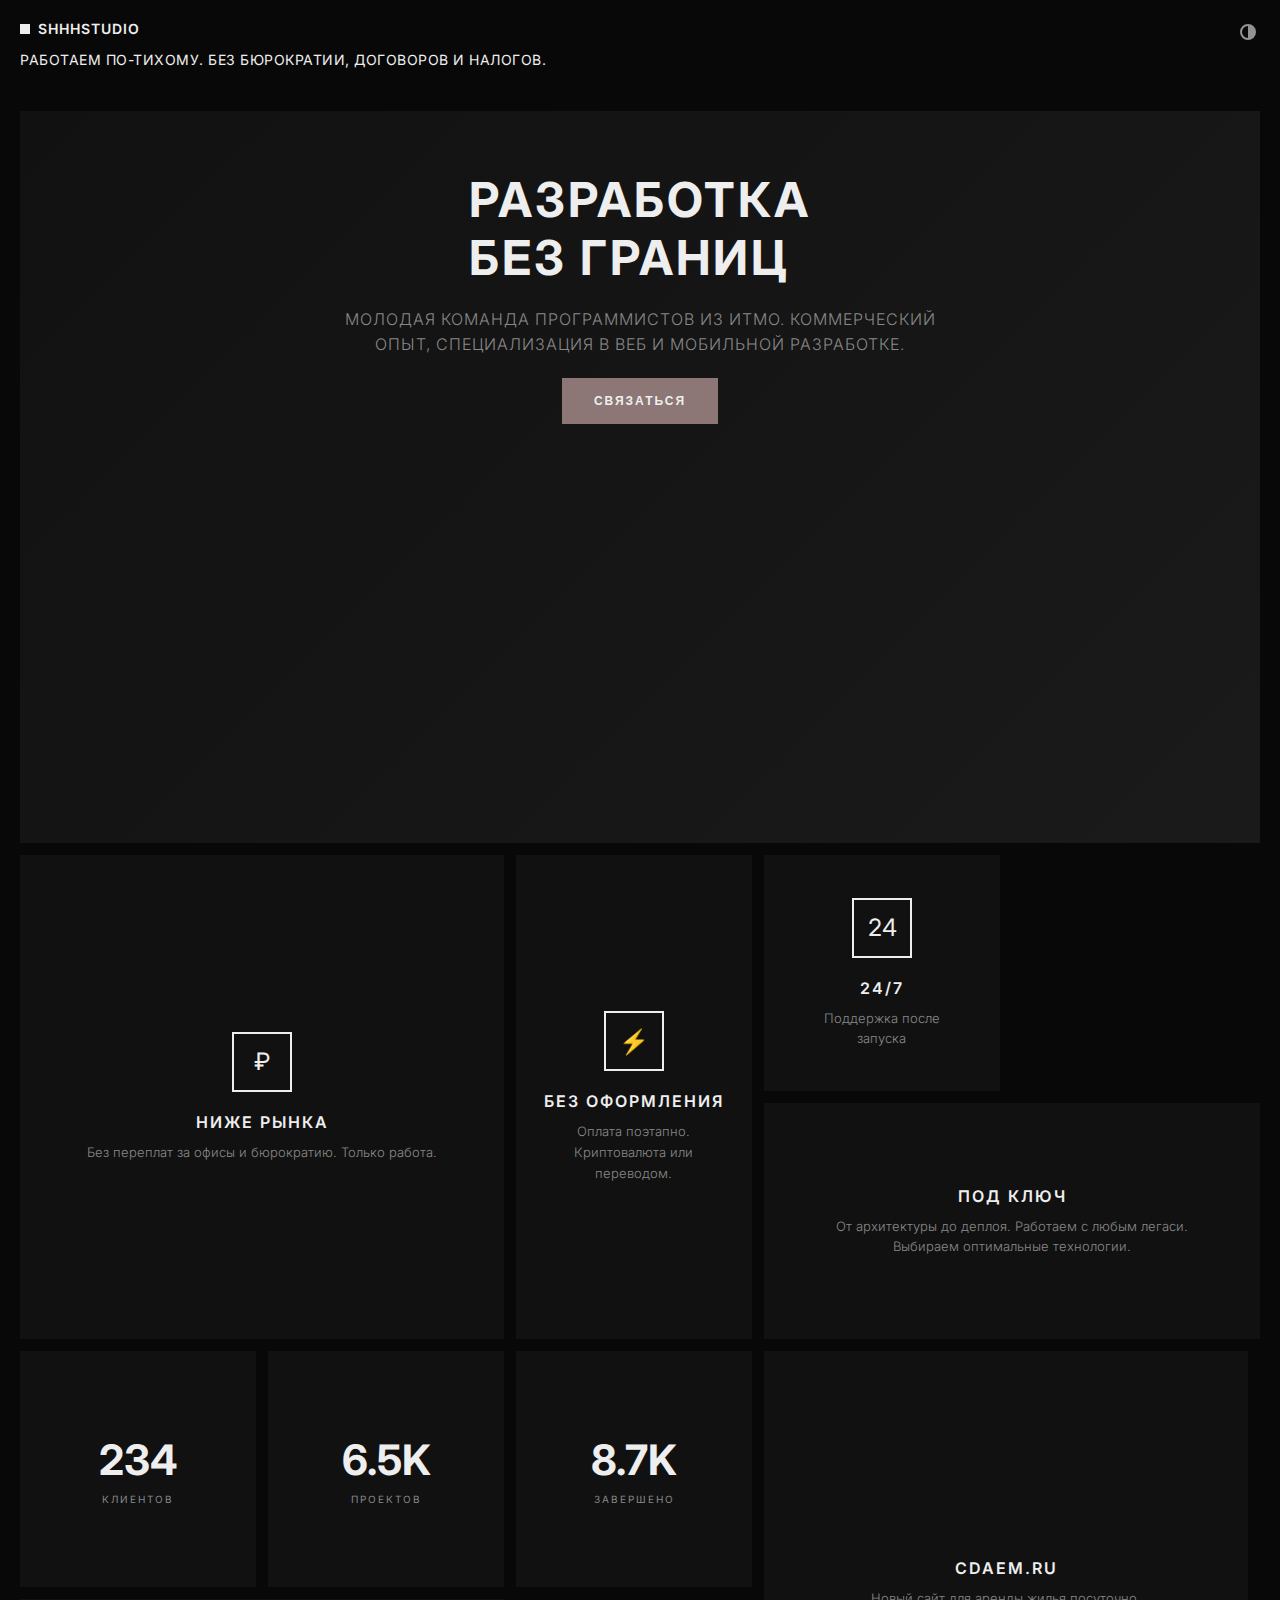
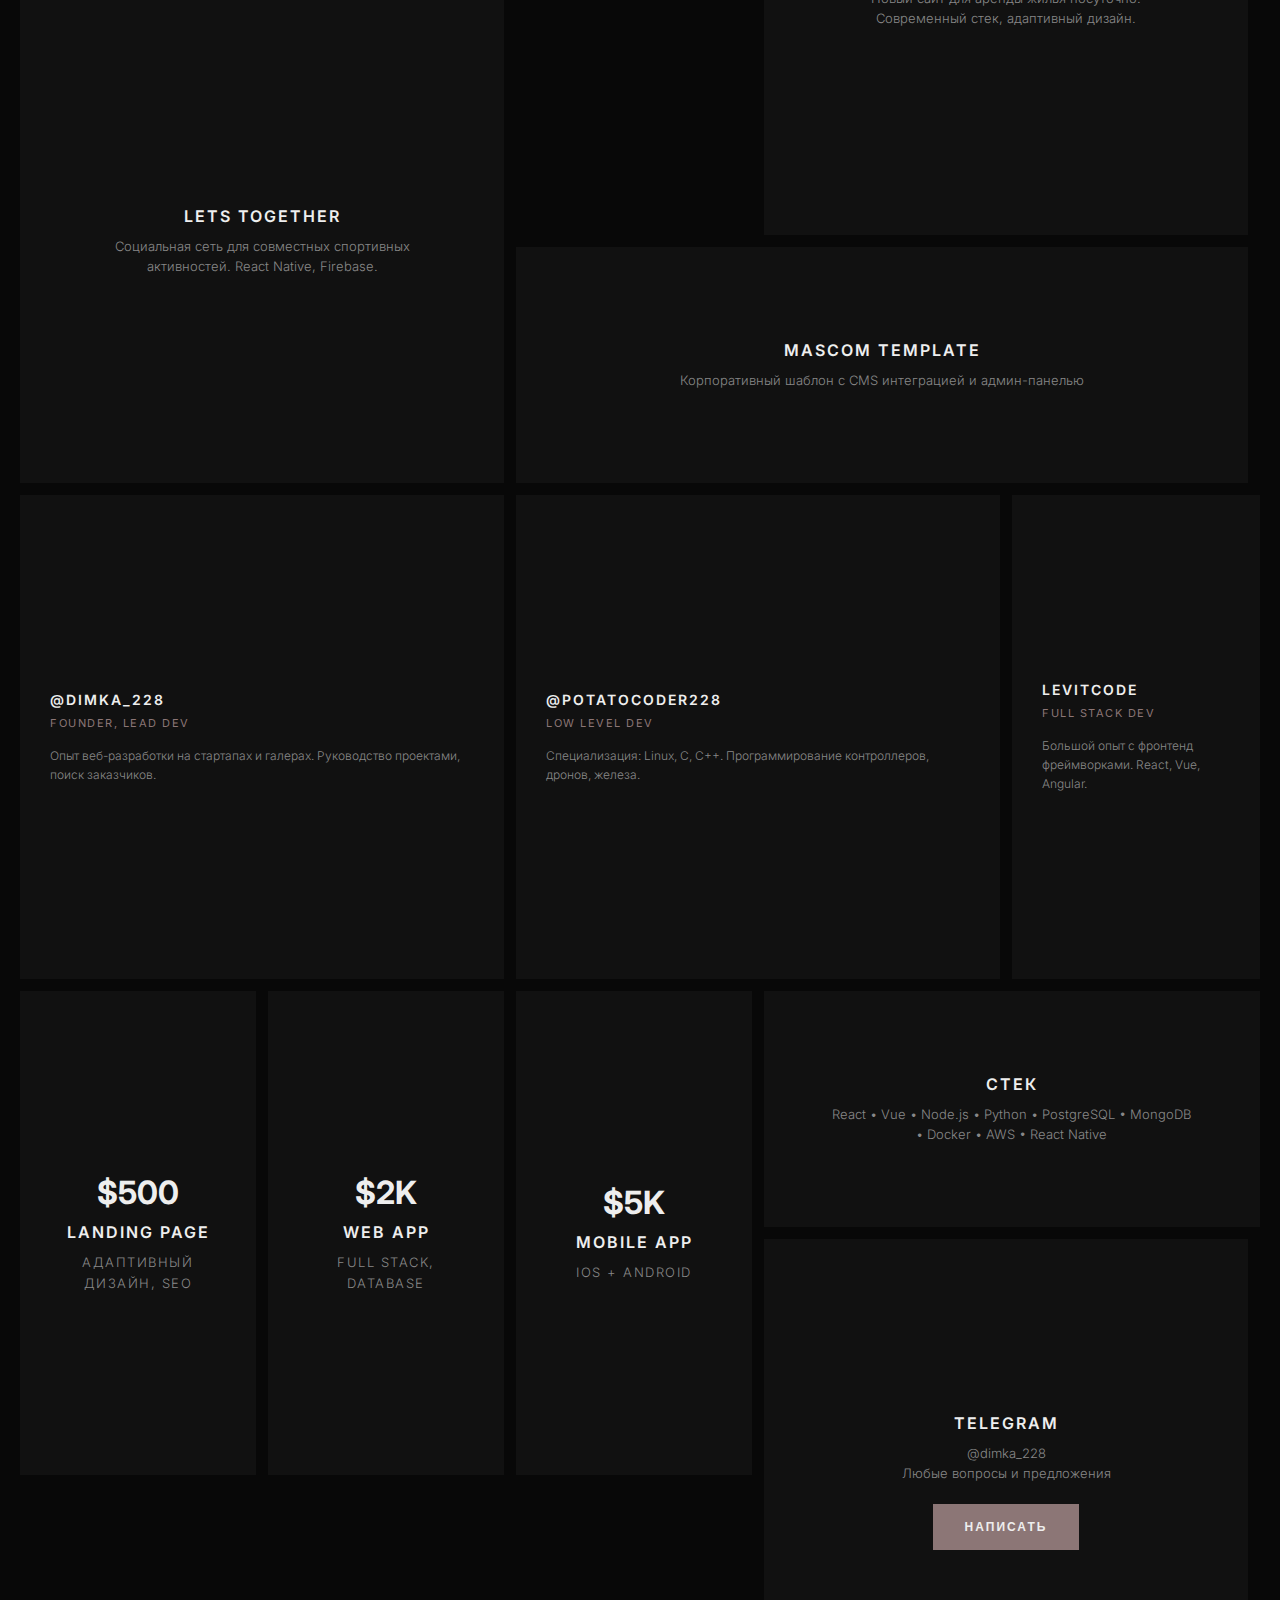
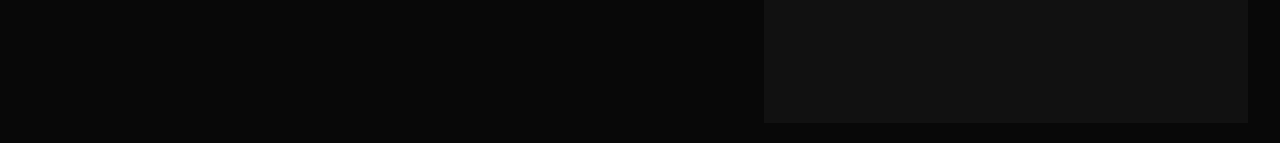
<file: test.html>
<!DOCTYPE html>
<html lang="ru">
<head>
    <meta charset="UTF-8">
    <meta name="viewport" content="width=device-width, initial-scale=1.0">
    <title>ShhhStudio — работаем по-тихому</title>
    <link href="https://fonts.googleapis.com/css2?family=Inter:wght@300;400;500;600;700&display=swap" rel="stylesheet">
    <style>
        * {
            margin: 0;
            padding: 0;
            box-sizing: border-box;
        }

        :root {
            --bg-dark: #080808;
            --bg-block: #111;
            --text-light: #eee;
            --text-dim: #888;
            --accent: #8C7676;
            --border: rgba(136, 136, 136, 0.2);
        }

        html {
            background-color: var(--bg-dark);
            color: var(--text-light);
            font-family: 'Inter', -apple-system, sans-serif;
            text-rendering: optimizeLegibility;
            -webkit-font-smoothing: antialiased;
            scroll-behavior: smooth;
        }

        body {
            padding: 20px;
            overflow-x: hidden;
        }

        /* Header */
        .header {
            display: grid;
            grid-template-columns: repeat(auto-fit, minmax(200px, 1fr));
            gap: 12px;
            margin-bottom: 20px;
            align-items: center;
        }

        .symbol {
            font-size: 14px;
            font-weight: 600;
            text-transform: uppercase;
            letter-spacing: 1px;
            display: flex;
            align-items: center;
            grid-column: span 2;
        }

        .symbol::before {
            content: '';
            width: 10px;
            height: 10px;
            background-color: var(--text-light);
            margin-right: 8px;
            display: inline-block;
        }

        .tagline {
            font-size: 14px;
            font-weight: 400;
            line-height: 1.6;
            letter-spacing: 0.5px;
            grid-column: span 4;
            text-transform: uppercase;
        }

        .mode-toggle {
            position: absolute;
            right: 20px;
            top: 20px;
            width: 24px;
            height: 24px;
            cursor: pointer;
            opacity: 0.6;
            transition: opacity 0.2s;
        }

        .mode-toggle:hover {
            opacity: 1;
        }

        /* Grid System */
        .grid {
            display: grid;
            grid-template-columns: repeat(auto-fit, minmax(200px, 1fr));
            grid-auto-rows: 200px;
            gap: 12px;
            margin-top: 40px;
        }

        .grid-item {
            background-color: var(--bg-block);
            position: relative;
            overflow: hidden;
            display: flex;
            flex-direction: column;
            justify-content: center;
            align-items: center;
            padding: 20px;
            cursor: pointer;
            transition: all 0.2s ease;
        }

        .grid-item:hover {
            background-color: #1a1a1a;
        }

        .grid-item::before {
            content: attr(data-label);
            position: absolute;
            top: 20px;
            left: 20px;
            font-size: 12px;
            font-weight: 500;
            text-transform: uppercase;
            letter-spacing: 1.5px;
            opacity: 0;
            transition: opacity 0.2s;
        }

        .grid-item:hover::before {
            opacity: 1;
        }

        .grid-item h2 {
            font-size: 16px;
            font-weight: 600;
            text-transform: uppercase;
            letter-spacing: 2px;
            margin-bottom: 10px;
        }

        .grid-item p {
            font-size: 13px;
            font-weight: 300;
            line-height: 1.6;
            color: var(--text-dim);
            text-align: center;
            max-width: 80%;
        }

        .grid-item.large {
            grid-column: span 2;
            grid-row: span 2;
        }

        .grid-item.wide {
            grid-column: span 3;
        }

        .grid-item.tall {
            grid-row: span 2;
        }

        .grid-item.hero {
            grid-column: span 6;
            grid-row: span 3;
            background: linear-gradient(135deg, #111 0%, #1a1a1a 100%);
            justify-content: flex-start;
            padding: 60px 40px;
        }

        .hero h1 {
            font-size: 48px;
            font-weight: 700;
            text-transform: uppercase;
            letter-spacing: 3px;
            margin-bottom: 20px;
            line-height: 1.2;
        }

        .hero .subtitle {
            font-size: 16px;
            font-weight: 300;
            letter-spacing: 1px;
            color: var(--text-dim);
            text-transform: uppercase;
            max-width: 600px;
        }

        .icon-block {
            width: 60px;
            height: 60px;
            border: 2px solid var(--text-light);
            display: flex;
            align-items: center;
            justify-content: center;
            margin-bottom: 20px;
            font-size: 24px;
        }

        /* Team Cards */
        .team-card {
            display: flex;
            flex-direction: column;
            align-items: flex-start;
            text-align: left;
            padding: 30px;
        }

        .team-card h3 {
            font-size: 14px;
            font-weight: 600;
            text-transform: uppercase;
            letter-spacing: 2px;
            margin-bottom: 8px;
        }

        .team-card .role {
            font-size: 11px;
            font-weight: 400;
            color: var(--accent);
            text-transform: uppercase;
            letter-spacing: 1.5px;
            margin-bottom: 16px;
        }

        .team-card p {
            text-align: left;
            max-width: 100%;
            font-size: 12px;
        }

        /* Pricing */
        .price-tag {
            font-size: 32px;
            font-weight: 700;
            margin-bottom: 10px;
        }

        .price-desc {
            font-size: 11px;
            text-transform: uppercase;
            letter-spacing: 1.5px;
        }

        /* Contact Section */
        .contact-btn {
            background-color: var(--accent);
            color: var(--text-light);
            padding: 16px 32px;
            text-transform: uppercase;
            letter-spacing: 2px;
            font-size: 12px;
            font-weight: 600;
            border: none;
            cursor: pointer;
            transition: all 0.2s;
            margin-top: 20px;
        }

        .contact-btn:hover {
            background-color: #9d8484;
        }

        /* Light Mode */
        .light-mode {
            --bg-dark: #eee;
            --bg-block: #fff;
            --text-light: #111;
            --text-dim: #666;
            --border: rgba(17, 17, 17, 0.1);
        }

        .light-mode .symbol::before {
            background-color: var(--text-light);
        }

        /* Responsive */
        @media (max-width: 768px) {
            .grid {
                grid-template-columns: 1fr;
                grid-auto-rows: auto;
            }

            .grid-item,
            .grid-item.large,
            .grid-item.wide,
            .grid-item.tall,
            .grid-item.hero {
                grid-column: span 1 !important;
                grid-row: span 1 !important;
                min-height: 200px;
            }

            .hero h1 {
                font-size: 32px;
            }

            .header {
                grid-template-columns: 1fr;
            }

            .symbol,
            .tagline {
                grid-column: span 1;
            }
        }

        /* Numbers/Stats */
        .stat-number {
            font-size: 42px;
            font-weight: 700;
            margin-bottom: 8px;
        }

        .stat-label {
            font-size: 10px;
            text-transform: uppercase;
            letter-spacing: 2px;
            color: var(--text-dim);
        }
    </style>
</head>
<body>
    <div class="mode-toggle" onclick="toggleMode()">
        <svg width="24" height="24" fill="none" viewBox="0 0 24 24">
            <path fill="currentColor" fill-rule="evenodd" d="M12 18V6a6 6 0 1 0 0 12Zm0-14a8 8 0 1 1 0 16 8 8 0 0 1 0-16Z" clip-rule="evenodd"/>
        </svg>
    </div>

    <header class="header">
        <div class="symbol">ShhhStudio</div>
        <div class="tagline">работаем по-тихому. без бюрократии, договоров и налогов.</div>
    </header>

    <div class="grid">
        <!-- Hero -->
        <div class="grid-item hero" data-label="О нас">
            <h1>Разработка<br>без границ</h1>
            <p class="subtitle">Молодая команда программистов из ИТМО. Коммерческий опыт, специализация в веб и мобильной разработке.</p>
            <button class="contact-btn" onclick="window.open('https://t.me/dimka_228', '_blank')">Связаться</button>
        </div>

        <!-- Features -->
        <div class="grid-item large" data-label="Преимущество">
            <div class="icon-block">₽</div>
            <h2>Ниже рынка</h2>
            <p>Без переплат за офисы и бюрократию. Только работа.</p>
        </div>

        <div class="grid-item tall" data-label="Процесс">
            <div class="icon-block">⚡</div>
            <h2>Без оформления</h2>
            <p>Оплата поэтапно. Криптовалюта или переводом.</p>
        </div>

        <div class="grid-item" data-label="Поддержка">
            <div class="icon-block">24</div>
            <h2>24/7</h2>
            <p>Поддержка после запуска</p>
        </div>

        <div class="grid-item wide" data-label="Подход">
            <h2>Под ключ</h2>
            <p>От архитектуры до деплоя. Работаем с любым легаси. Выбираем оптимальные технологии.</p>
        </div>

        <!-- Stats -->
        <div class="grid-item" data-label="Статистика">
            <div class="stat-number">234</div>
            <div class="stat-label">Клиентов</div>
        </div>

        <div class="grid-item" data-label="Статистика">
            <div class="stat-number">6.5K</div>
            <div class="stat-label">Проектов</div>
        </div>

        <div class="grid-item" data-label="Статистика">
            <div class="stat-number">8.7K</div>
            <div class="stat-label">Завершено</div>
        </div>

        <!-- Projects -->
        <div class="grid-item large" data-label="Проект">
            <h2>cdaem.ru</h2>
            <p>Новый сайт для аренды жилья посуточно. Современный стек, адаптивный дизайн.</p>
        </div>

        <div class="grid-item large" data-label="Проект">
            <h2>Lets Together</h2>
            <p>Социальная сеть для совместных спортивных активностей. React Native, Firebase.</p>
        </div>

        <div class="grid-item wide" data-label="Проект">
            <h2>MasCom Template</h2>
            <p>Корпоративный шаблон с CMS интеграцией и админ-панелью</p>
        </div>

        <!-- Team -->
        <div class="grid-item large team-card" data-label="Команда">
            <h3>@dimka_228</h3>
            <div class="role">Founder, Lead Dev</div>
            <p>Опыт веб-разработки на стартапах и галерах. Руководство проектами, поиск заказчиков.</p>
        </div>

        <div class="grid-item large team-card" data-label="Команда">
            <h3>@PotatoCoder228</h3>
            <div class="role">Low Level Dev</div>
            <p>Специализация: Linux, C, C++. Программирование контроллеров, дронов, железа.</p>
        </div>

        <div class="grid-item large team-card" data-label="Команда">
            <h3>LevitCode</h3>
            <div class="role">Full Stack Dev</div>
            <p>Большой опыт с фронтенд фреймворками. React, Vue, Angular.</p>
        </div>

        <!-- Pricing Examples -->
        <div class="grid-item tall" data-label="Примеры цен">
            <div class="price-tag">$500</div>
            <h2>Landing Page</h2>
            <p class="price-desc">Адаптивный дизайн, SEO</p>
        </div>

        <div class="grid-item tall" data-label="Примеры цен">
            <div class="price-tag">$2K</div>
            <h2>Web App</h2>
            <p class="price-desc">Full Stack, Database</p>
        </div>

        <div class="grid-item tall" data-label="Примеры цен">
            <div class="price-tag">$5K</div>
            <h2>Mobile App</h2>
            <p class="price-desc">iOS + Android</p>
        </div>

        <!-- Tech Stack -->
        <div class="grid-item wide" data-label="Технологии">
            <h2>Стек</h2>
            <p>React • Vue • Node.js • Python • PostgreSQL • MongoDB • Docker • AWS • React Native</p>
        </div>

        <!-- Contact -->
        <div class="grid-item large" data-label="Контакты">
            <h2>Telegram</h2>
            <p>@dimka_228<br>Любые вопросы и предложения</p>
            <button class="contact-btn" onclick="window.open('https://t.me/dimka_228', '_blank')">Написать</button>
        </div>
    </div>

    <script>
        function toggleMode() {
            document.body.classList.toggle('light-mode');
            localStorage.setItem('theme', document.body.classList.contains('light-mode') ? 'light' : 'dark');
        }

        // Load saved theme
        if (localStorage.getItem('theme') === 'light') {
            document.body.classList.add('light-mode');
        }

        // Grid auto-sizing
        function adjustGrid() {
            const grid = document.querySelector('.grid');
            if (window.innerWidth > 768) {
                const columns = window.getComputedStyle(grid)
                    .getPropertyValue('grid-template-columns')
                    .trim()
                    .split(/\s+/);
                const columnWidth = columns[0];
                grid.style.gridAutoRows = columnWidth;
            }
        }

        adjustGrid();
        window.addEventListener('resize', adjustGrid);
    </script>
</body>
</html>
</file>
<file: css/icomoon.css>
@font-face {
	font-family: 'icomoon';
	src:url('../fonts/icomoon/icomoon.eot?qtatmt');
	src:url('../fonts/icomoon/icomoon.eot?qtatmt#iefix') format('embedded-opentype'),
		url('../fonts/icomoon/icomoon.ttf?qtatmt') format('truetype'),
		url('../fonts/icomoon/icomoon.woff?qtatmt') format('woff'),
		url('../fonts/icomoon/icomoon.svg?qtatmt#icomoon') format('svg');
	font-weight: normal;
	font-style: normal;
}

[class^="icon-"], [class*=" icon-"] {
	font-family: 'icomoon';
	speak: none;
	font-style: normal;
	font-weight: normal;
	font-variant: normal;
	text-transform: none;
	line-height: 1;

	/* Better Font Rendering =========== */
	-webkit-font-smoothing: antialiased;
	-moz-osx-font-smoothing: grayscale;
}

.icon-glass:before {
	content: "\f000";
}
.icon-music:before {
	content: "\f001";
}
.icon-search2:before {
	content: "\f002";
}
.icon-envelope-o:before {
	content: "\f003";
}
.icon-heart:before {
	content: "\f004";
}
.icon-star:before {
	content: "\f005";
}
.icon-star-o:before {
	content: "\f006";
}
.icon-user:before {
	content: "\f007";
}
.icon-film:before {
	content: "\f008";
}
.icon-th-large:before {
	content: "\f009";
}
.icon-th:before {
	content: "\f00a";
}
.icon-th-list:before {
	content: "\f00b";
}
.icon-check:before {
	content: "\f00c";
}
.icon-close:before {
	content: "\f00d";
}
.icon-remove:before {
	content: "\f00d";
}
.icon-times:before {
	content: "\f00d";
}
.icon-search-plus:before {
	content: "\f00e";
}
.icon-search-minus:before {
	content: "\f010";
}
.icon-power-off:before {
	content: "\f011";
}
.icon-signal:before {
	content: "\f012";
}
.icon-cog:before {
	content: "\f013";
}
.icon-gear:before {
	content: "\f013";
}
.icon-trash-o:before {
	content: "\f014";
}
.icon-home:before {
	content: "\f015";
}
.icon-file-o:before {
	content: "\f016";
}
.icon-clock-o:before {
	content: "\f017";
}
.icon-road:before {
	content: "\f018";
}
.icon-download:before {
	content: "\f019";
}
.icon-arrow-circle-o-down:before {
	content: "\f01a";
}
.icon-arrow-circle-o-up:before {
	content: "\f01b";
}
.icon-inbox:before {
	content: "\f01c";
}
.icon-play-circle-o:before {
	content: "\f01d";
}
.icon-repeat2:before {
	content: "\f01e";
}
.icon-rotate-right:before {
	content: "\f01e";
}
.icon-refresh:before {
	content: "\f021";
}
.icon-list-alt:before {
	content: "\f022";
}
.icon-lock:before {
	content: "\f023";
}
.icon-flag:before {
	content: "\f024";
}
.icon-headphones:before {
	content: "\f025";
}
.icon-volume-off:before {
	content: "\f026";
}
.icon-volume-down:before {
	content: "\f027";
}
.icon-volume-up:before {
	content: "\f028";
}
.icon-qrcode:before {
	content: "\f029";
}
.icon-barcode:before {
	content: "\f02a";
}
.icon-tag:before {
	content: "\f02b";
}
.icon-tags:before {
	content: "\f02c";
}
.icon-book:before {
	content: "\f02d";
}
.icon-bookmark:before {
	content: "\f02e";
}
.icon-print:before {
	content: "\f02f";
}
.icon-camera:before {
	content: "\f030";
}
.icon-font:before {
	content: "\f031";
}
.icon-bold:before {
	content: "\f032";
}
.icon-italic:before {
	content: "\f033";
}
.icon-text-height:before {
	content: "\f034";
}
.icon-text-width:before {
	content: "\f035";
}
.icon-align-left:before {
	content: "\f036";
}
.icon-align-center2:before {
	content: "\f037";
}
.icon-align-right:before {
	content: "\f038";
}
.icon-align-justify2:before {
	content: "\f039";
}
.icon-list:before {
	content: "\f03a";
}
.icon-dedent:before {
	content: "\f03b";
}
.icon-outdent:before {
	content: "\f03b";
}
.icon-indent:before {
	content: "\f03c";
}
.icon-video-camera:before {
	content: "\f03d";
}
.icon-image:before {
	content: "\f03e";
}
.icon-photo:before {
	content: "\f03e";
}
.icon-picture-o:before {
	content: "\f03e";
}
.icon-pencil:before {
	content: "\f040";
}
.icon-map-marker:before {
	content: "\f041";
}
.icon-adjust:before {
	content: "\f042";
}
.icon-tint:before {
	content: "\f043";
}
.icon-edit:before {
	content: "\f044";
}
.icon-pencil-square-o:before {
	content: "\f044";
}
.icon-share-square-o:before {
	content: "\f045";
}
.icon-check-square-o:before {
	content: "\f046";
}
.icon-arrows:before {
	content: "\f047";
}
.icon-step-backward:before {
	content: "\f048";
}
.icon-fast-backward:before {
	content: "\f049";
}
.icon-backward:before {
	content: "\f04a";
}
.icon-play2:before {
	content: "\f04b";
}
.icon-pause2:before {
	content: "\f04c";
}
.icon-stop2:before {
	content: "\f04d";
}
.icon-forward:before {
	content: "\f04e";
}
.icon-fast-forward2:before {
	content: "\f050";
}
.icon-step-forward:before {
	content: "\f051";
}
.icon-eject:before {
	content: "\f052";
}
.icon-chevron-left:before {
	content: "\f053";
}
.icon-chevron-right:before {
	content: "\f054";
}
.icon-plus-circle:before {
	content: "\f055";
}
.icon-minus-circle:before {
	content: "\f056";
}
.icon-times-circle:before {
	content: "\f057";
}
.icon-check-circle:before {
	content: "\f058";
}
.icon-question-circle:before {
	content: "\f059";
}
.icon-info-circle:before {
	content: "\f05a";
}
.icon-crosshairs:before {
	content: "\f05b";
}
.icon-times-circle-o:before {
	content: "\f05c";
}
.icon-check-circle-o:before {
	content: "\f05d";
}
.icon-ban2:before {
	content: "\f05e";
}
.icon-arrow-left:before {
	content: "\f060";
}
.icon-arrow-right:before {
	content: "\f061";
}
.icon-arrow-up:before {
	content: "\f062";
}
.icon-arrow-down:before {
	content: "\f063";
}
.icon-mail-forward:before {
	content: "\f064";
}
.icon-share:before {
	content: "\f064";
}
.icon-expand2:before {
	content: "\f065";
}
.icon-compress:before {
	content: "\f066";
}
.icon-plus:before {
	content: "\f067";
}
.icon-minus:before {
	content: "\f068";
}
.icon-asterisk:before {
	content: "\f069";
}
.icon-exclamation-circle:before {
	content: "\f06a";
}
.icon-gift:before {
	content: "\f06b";
}
.icon-leaf:before {
	content: "\f06c";
}
.icon-fire:before {
	content: "\f06d";
}
.icon-eye:before {
	content: "\f06e";
}
.icon-eye-slash:before {
	content: "\f070";
}
.icon-exclamation-triangle:before {
	content: "\f071";
}
.icon-warning:before {
	content: "\f071";
}
.icon-plane:before {
	content: "\f072";
}
.icon-calendar:before {
	content: "\f073";
}
.icon-random:before {
	content: "\f074";
}
.icon-comment:before {
	content: "\f075";
}
.icon-magnet:before {
	content: "\f076";
}
.icon-chevron-up:before {
	content: "\f077";
}
.icon-chevron-down:before {
	content: "\f078";
}
.icon-retweet:before {
	content: "\f079";
}
.icon-shopping-cart:before {
	content: "\f07a";
}
.icon-folder:before {
	content: "\f07b";
}
.icon-folder-open:before {
	content: "\f07c";
}
.icon-arrows-v:before {
	content: "\f07d";
}
.icon-arrows-h:before {
	content: "\f07e";
}
.icon-bar-chart:before {
	content: "\f080";
}
.icon-bar-chart-o:before {
	content: "\f080";
}
.icon-twitter-square:before {
	content: "\f081";
}
.icon-facebook-square:before {
	content: "\f082";
}
.icon-camera-retro:before {
	content: "\f083";
}
.icon-key:before {
	content: "\f084";
}
.icon-cogs:before {
	content: "\f085";
}
.icon-gears:before {
	content: "\f085";
}
.icon-comments:before {
	content: "\f086";
}
.icon-thumbs-o-up:before {
	content: "\f087";
}
.icon-thumbs-o-down:before {
	content: "\f088";
}
.icon-star-half:before {
	content: "\f089";
}
.icon-heart-o:before {
	content: "\f08a";
}
.icon-sign-out:before {
	content: "\f08b";
}
.icon-linkedin-square:before {
	content: "\f08c";
}
.icon-thumb-tack:before {
	content: "\f08d";
}
.icon-external-link:before {
	content: "\f08e";
}
.icon-sign-in:before {
	content: "\f090";
}
.icon-trophy:before {
	content: "\f091";
}
.icon-github-square:before {
	content: "\f092";
}
.icon-upload:before {
	content: "\f093";
}
.icon-lemon-o:before {
	content: "\f094";
}
.icon-phone:before {
	content: "\f095";
}
.icon-square-o:before {
	content: "\f096";
}
.icon-bookmark-o:before {
	content: "\f097";
}
.icon-phone-square:before {
	content: "\f098";
}
.icon-twitter:before {
	content: "\f099";
}
.icon-facebook:before {
	content: "\f09a";
}
.icon-facebook-f:before {
	content: "\f09a";
}
.icon-github:before {
	content: "\f09b";
}
.icon-unlock2:before {
	content: "\f09c";
}
.icon-credit-card:before {
	content: "\f09d";
}
.icon-feed:before {
	content: "\f09e";
}
.icon-rss:before {
	content: "\f09e";
}
.icon-hdd-o:before {
	content: "\f0a0";
}
.icon-bullhorn:before {
	content: "\f0a1";
}
.icon-bell-o:before {
	content: "\f0a2";
}
.icon-certificate:before {
	content: "\f0a3";
}
.icon-hand-o-right:before {
	content: "\f0a4";
}
.icon-hand-o-left:before {
	content: "\f0a5";
}
.icon-hand-o-up:before {
	content: "\f0a6";
}
.icon-hand-o-down:before {
	content: "\f0a7";
}
.icon-arrow-circle-left:before {
	content: "\f0a8";
}
.icon-arrow-circle-right:before {
	content: "\f0a9";
}
.icon-arrow-circle-up:before {
	content: "\f0aa";
}
.icon-arrow-circle-down:before {
	content: "\f0ab";
}
.icon-globe:before {
	content: "\f0ac";
}
.icon-wrench:before {
	content: "\f0ad";
}
.icon-tasks:before {
	content: "\f0ae";
}
.icon-filter:before {
	content: "\f0b0";
}
.icon-briefcase:before {
	content: "\f0b1";
}
.icon-arrows-alt:before {
	content: "\f0b2";
}
.icon-group:before {
	content: "\f0c0";
}
.icon-users:before {
	content: "\f0c0";
}
.icon-chain:before {
	content: "\f0c1";
}
.icon-link:before {
	content: "\f0c1";
}
.icon-cloud:before {
	content: "\f0c2";
}
.icon-flask:before {
	content: "\f0c3";
}
.icon-cut:before {
	content: "\f0c4";
}
.icon-scissors:before {
	content: "\f0c4";
}
.icon-copy:before {
	content: "\f0c5";
}
.icon-files-o:before {
	content: "\f0c5";
}
.icon-paperclip:before {
	content: "\f0c6";
}
.icon-floppy-o:before {
	content: "\f0c7";
}
.icon-save:before {
	content: "\f0c7";
}
.icon-square:before {
	content: "\f0c8";
}
.icon-bars:before {
	content: "\f0c9";
}
.icon-navicon:before {
	content: "\f0c9";
}
.icon-reorder:before {
	content: "\f0c9";
}
.icon-list-ul:before {
	content: "\f0ca";
}
.icon-list-ol:before {
	content: "\f0cb";
}
.icon-strikethrough:before {
	content: "\f0cc";
}
.icon-underline:before {
	content: "\f0cd";
}
.icon-table:before {
	content: "\f0ce";
}
.icon-magic:before {
	content: "\f0d0";
}
.icon-truck:before {
	content: "\f0d1";
}
.icon-pinterest:before {
	content: "\f0d2";
}
.icon-pinterest-square:before {
	content: "\f0d3";
}
.icon-google-plus-square:before {
	content: "\f0d4";
}
.icon-google-plus:before {
	content: "\f0d5";
}
.icon-money:before {
	content: "\f0d6";
}
.icon-caret-down:before {
	content: "\f0d7";
}
.icon-caret-up:before {
	content: "\f0d8";
}
.icon-caret-left:before {
	content: "\f0d9";
}
.icon-caret-right:before {
	content: "\f0da";
}
.icon-columns2:before {
	content: "\f0db";
}
.icon-sort:before {
	content: "\f0dc";
}
.icon-unsorted:before {
	content: "\f0dc";
}
.icon-sort-desc:before {
	content: "\f0dd";
}
.icon-sort-down:before {
	content: "\f0dd";
}
.icon-sort-asc:before {
	content: "\f0de";
}
.icon-sort-up:before {
	content: "\f0de";
}
.icon-envelope:before {
	content: "\f0e0";
}
.icon-linkedin:before {
	content: "\f0e1";
}
.icon-rotate-left:before {
	content: "\f0e2";
}
.icon-undo:before {
	content: "\f0e2";
}
.icon-gavel:before {
	content: "\f0e3";
}
.icon-legal:before {
	content: "\f0e3";
}
.icon-dashboard:before {
	content: "\f0e4";
}
.icon-tachometer:before {
	content: "\f0e4";
}
.icon-comment-o:before {
	content: "\f0e5";
}
.icon-comments-o:before {
	content: "\f0e6";
}
.icon-bolt:before {
	content: "\f0e7";
}
.icon-flash:before {
	content: "\f0e7";
}
.icon-sitemap:before {
	content: "\f0e8";
}
.icon-umbrella2:before {
	content: "\f0e9";
}
.icon-clipboard:before {
	content: "\f0ea";
}
.icon-paste:before {
	content: "\f0ea";
}
.icon-lightbulb-o:before {
	content: "\f0eb";
}
.icon-exchange:before {
	content: "\f0ec";
}
.icon-cloud-download2:before {
	content: "\f0ed";
}
.icon-cloud-upload2:before {
	content: "\f0ee";
}
.icon-user-md:before {
	content: "\f0f0";
}
.icon-stethoscope:before {
	content: "\f0f1";
}
.icon-suitcase:before {
	content: "\f0f2";
}
.icon-bell:before {
	content: "\f0f3";
}
.icon-coffee:before {
	content: "\f0f4";
}
.icon-cutlery:before {
	content: "\f0f5";
}
.icon-file-text-o:before {
	content: "\f0f6";
}
.icon-building-o:before {
	content: "\f0f7";
}
.icon-hospital-o:before {
	content: "\f0f8";
}
.icon-ambulance:before {
	content: "\f0f9";
}
.icon-medkit:before {
	content: "\f0fa";
}
.icon-fighter-jet:before {
	content: "\f0fb";
}
.icon-beer:before {
	content: "\f0fc";
}
.icon-h-square:before {
	content: "\f0fd";
}
.icon-plus-square:before {
	content: "\f0fe";
}
.icon-angle-double-left:before {
	content: "\f100";
}
.icon-angle-double-right:before {
	content: "\f101";
}
.icon-angle-double-up:before {
	content: "\f102";
}
.icon-angle-double-down:before {
	content: "\f103";
}
.icon-angle-left:before {
	content: "\f104";
}
.icon-angle-right:before {
	content: "\f105";
}
.icon-angle-up:before {
	content: "\f106";
}
.icon-angle-down:before {
	content: "\f107";
}
.icon-desktop:before {
	content: "\f108";
}
.icon-laptop:before {
	content: "\f109";
}
.icon-tablet:before {
	content: "\f10a";
}
.icon-mobile:before {
	content: "\f10b";
}
.icon-mobile-phone:before {
	content: "\f10b";
}
.icon-circle-o:before {
	content: "\f10c";
}
.icon-quote-left:before {
	content: "\f10d";
}
.icon-quote-right:before {
	content: "\f10e";
}
.icon-spinner:before {
	content: "\f110";
}
.icon-circle:before {
	content: "\f111";
}
.icon-mail-reply:before {
	content: "\f112";
}
.icon-reply:before {
	content: "\f112";
}
.icon-github-alt:before {
	content: "\f113";
}
.icon-folder-o:before {
	content: "\f114";
}
.icon-folder-open-o:before {
	content: "\f115";
}
.icon-smile-o:before {
	content: "\f118";
}
.icon-frown-o:before {
	content: "\f119";
}
.icon-meh-o:before {
	content: "\f11a";
}
.icon-gamepad:before {
	content: "\f11b";
}
.icon-keyboard-o:before {
	content: "\f11c";
}
.icon-flag-o:before {
	content: "\f11d";
}
.icon-flag-checkered:before {
	content: "\f11e";
}
.icon-terminal:before {
	content: "\f120";
}
.icon-code:before {
	content: "\f121";
}
.icon-mail-reply-all:before {
	content: "\f122";
}
.icon-reply-all:before {
	content: "\f122";
}
.icon-star-half-empty:before {
	content: "\f123";
}
.icon-star-half-full:before {
	content: "\f123";
}
.icon-star-half-o:before {
	content: "\f123";
}
.icon-location-arrow:before {
	content: "\f124";
}
.icon-crop:before {
	content: "\f125";
}
.icon-code-fork:before {
	content: "\f126";
}
.icon-chain-broken:before {
	content: "\f127";
}
.icon-unlink:before {
	content: "\f127";
}
.icon-question:before {
	content: "\f128";
}
.icon-info:before {
	content: "\f129";
}
.icon-exclamation:before {
	content: "\f12a";
}
.icon-superscript:before {
	content: "\f12b";
}
.icon-subscript:before {
	content: "\f12c";
}
.icon-eraser:before {
	content: "\f12d";
}
.icon-puzzle-piece:before {
	content: "\f12e";
}
.icon-microphone2:before {
	content: "\f130";
}
.icon-microphone-slash:before {
	content: "\f131";
}
.icon-shield:before {
	content: "\f132";
}
.icon-calendar-o:before {
	content: "\f133";
}
.icon-fire-extinguisher:before {
	content: "\f134";
}
.icon-rocket:before {
	content: "\f135";
}
.icon-maxcdn:before {
	content: "\f136";
}
.icon-chevron-circle-left:before {
	content: "\f137";
}
.icon-chevron-circle-right:before {
	content: "\f138";
}
.icon-chevron-circle-up:before {
	content: "\f139";
}
.icon-chevron-circle-down:before {
	content: "\f13a";
}
.icon-html5:before {
	content: "\f13b";
}
.icon-css3:before {
	content: "\f13c";
}
.icon-anchor2:before {
	content: "\f13d";
}
.icon-unlock-alt:before {
	content: "\f13e";
}
.icon-bullseye:before {
	content: "\f140";
}
.icon-ellipsis-h:before {
	content: "\f141";
}
.icon-ellipsis-v:before {
	content: "\f142";
}
.icon-rss-square:before {
	content: "\f143";
}
.icon-play-circle:before {
	content: "\f144";
}
.icon-ticket:before {
	content: "\f145";
}
.icon-minus-square:before {
	content: "\f146";
}
.icon-minus-square-o:before {
	content: "\f147";
}
.icon-level-up:before {
	content: "\f148";
}
.icon-level-down:before {
	content: "\f149";
}
.icon-check-square:before {
	content: "\f14a";
}
.icon-pencil-square:before {
	content: "\f14b";
}
.icon-external-link-square:before {
	content: "\f14c";
}
.icon-share-square:before {
	content: "\f14d";
}
.icon-compass:before {
	content: "\f14e";
}
.icon-caret-square-o-down:before {
	content: "\f150";
}
.icon-toggle-down:before {
	content: "\f150";
}
.icon-caret-square-o-up:before {
	content: "\f151";
}
.icon-toggle-up:before {
	content: "\f151";
}
.icon-caret-square-o-right:before {
	content: "\f152";
}
.icon-toggle-right:before {
	content: "\f152";
}
.icon-eur:before {
	content: "\f153";
}
.icon-euro:before {
	content: "\f153";
}
.icon-gbp:before {
	content: "\f154";
}
.icon-dollar:before {
	content: "\f155";
}
.icon-usd:before {
	content: "\f155";
}
.icon-inr:before {
	content: "\f156";
}
.icon-rupee:before {
	content: "\f156";
}
.icon-cny:before {
	content: "\f157";
}
.icon-jpy:before {
	content: "\f157";
}
.icon-rmb:before {
	content: "\f157";
}
.icon-yen:before {
	content: "\f157";
}
.icon-rouble:before {
	content: "\f158";
}
.icon-rub:before {
	content: "\f158";
}
.icon-ruble:before {
	content: "\f158";
}
.icon-krw:before {
	content: "\f159";
}
.icon-won:before {
	content: "\f159";
}
.icon-bitcoin:before {
	content: "\f15a";
}
.icon-btc:before {
	content: "\f15a";
}
.icon-file2:before {
	content: "\f15b";
}
.icon-file-text:before {
	content: "\f15c";
}
.icon-sort-alpha-asc:before {
	content: "\f15d";
}
.icon-sort-alpha-desc:before {
	content: "\f15e";
}
.icon-sort-amount-asc:before {
	content: "\f160";
}
.icon-sort-amount-desc:before {
	content: "\f161";
}
.icon-sort-numeric-asc:before {
	content: "\f162";
}
.icon-sort-numeric-desc:before {
	content: "\f163";
}
.icon-thumbs-up:before {
	content: "\f164";
}
.icon-thumbs-down:before {
	content: "\f165";
}
.icon-youtube-square:before {
	content: "\f166";
}
.icon-youtube:before {
	content: "\f167";
}
.icon-xing:before {
	content: "\f168";
}
.icon-xing-square:before {
	content: "\f169";
}
.icon-youtube-play:before {
	content: "\f16a";
}
.icon-dropbox:before {
	content: "\f16b";
}
.icon-stack-overflow:before {
	content: "\f16c";
}
.icon-instagram:before {
	content: "\f16d";
}
.icon-flickr:before {
	content: "\f16e";
}
.icon-adn:before {
	content: "\f170";
}
.icon-bitbucket:before {
	content: "\f171";
}
.icon-bitbucket-square:before {
	content: "\f172";
}
.icon-tumblr:before {
	content: "\f173";
}
.icon-tumblr-square:before {
	content: "\f174";
}
.icon-long-arrow-down:before {
	content: "\f175";
}
.icon-long-arrow-up:before {
	content: "\f176";
}
.icon-long-arrow-left:before {
	content: "\f177";
}
.icon-long-arrow-right:before {
	content: "\f178";
}
.icon-apple:before {
	content: "\f179";
}
.icon-windows:before {
	content: "\f17a";
}
.icon-android:before {
	content: "\f17b";
}
.icon-linux:before {
	content: "\f17c";
}
.icon-dribbble:before {
	content: "\f17d";
}
.icon-skype:before {
	content: "\f17e";
}
.icon-foursquare:before {
	content: "\f180";
}
.icon-trello:before {
	content: "\f181";
}
.icon-female:before {
	content: "\f182";
}
.icon-male:before {
	content: "\f183";
}
.icon-gittip:before {
	content: "\f184";
}
.icon-gratipay:before {
	content: "\f184";
}
.icon-sun-o:before {
	content: "\f185";
}
.icon-moon-o:before {
	content: "\f186";
}
.icon-archive:before {
	content: "\f187";
}
.icon-bug:before {
	content: "\f188";
}
.icon-vk:before {
	content: "\f189";
}
.icon-weibo:before {
	content: "\f18a";
}
.icon-renren:before {
	content: "\f18b";
}
.icon-pagelines:before {
	content: "\f18c";
}
.icon-stack-exchange:before {
	content: "\f18d";
}
.icon-arrow-circle-o-right:before {
	content: "\f18e";
}
.icon-arrow-circle-o-left:before {
	content: "\f190";
}
.icon-caret-square-o-left:before {
	content: "\f191";
}
.icon-toggle-left:before {
	content: "\f191";
}
.icon-dot-circle-o:before {
	content: "\f192";
}
.icon-wheelchair:before {
	content: "\f193";
}
.icon-vimeo-square:before {
	content: "\f194";
}
.icon-try:before {
	content: "\f195";
}
.icon-turkish-lira:before {
	content: "\f195";
}
.icon-plus-square-o:before {
	content: "\f196";
}
.icon-space-shuttle:before {
	content: "\f197";
}
.icon-slack:before {
	content: "\f198";
}
.icon-envelope-square:before {
	content: "\f199";
}
.icon-wordpress:before {
	content: "\f19a";
}
.icon-openid:before {
	content: "\f19b";
}
.icon-bank:before {
	content: "\f19c";
}
.icon-institution:before {
	content: "\f19c";
}
.icon-university:before {
	content: "\f19c";
}
.icon-graduation-cap:before {
	content: "\f19d";
}
.icon-mortar-board:before {
	content: "\f19d";
}
.icon-yahoo:before {
	content: "\f19e";
}
.icon-google:before {
	content: "\f1a0";
}
.icon-reddit:before {
	content: "\f1a1";
}
.icon-reddit-square:before {
	content: "\f1a2";
}
.icon-stumbleupon-circle:before {
	content: "\f1a3";
}
.icon-stumbleupon:before {
	content: "\f1a4";
}
.icon-delicious:before {
	content: "\f1a5";
}
.icon-digg:before {
	content: "\f1a6";
}
.icon-pied-piper:before {
	content: "\f1a7";
}
.icon-pied-piper-alt:before {
	content: "\f1a8";
}
.icon-drupal:before {
	content: "\f1a9";
}
.icon-joomla:before {
	content: "\f1aa";
}
.icon-language:before {
	content: "\f1ab";
}
.icon-fax:before {
	content: "\f1ac";
}
.icon-building:before {
	content: "\f1ad";
}
.icon-child:before {
	content: "\f1ae";
}
.icon-paw:before {
	content: "\f1b0";
}
.icon-spoon:before {
	content: "\f1b1";
}
.icon-cube:before {
	content: "\f1b2";
}
.icon-cubes:before {
	content: "\f1b3";
}
.icon-behance:before {
	content: "\f1b4";
}
.icon-behance-square:before {
	content: "\f1b5";
}
.icon-steam:before {
	content: "\f1b6";
}
.icon-steam-square:before {
	content: "\f1b7";
}
.icon-recycle:before {
	content: "\f1b8";
}
.icon-automobile:before {
	content: "\f1b9";
}
.icon-car:before {
	content: "\f1b9";
}
.icon-cab:before {
	content: "\f1ba";
}
.icon-taxi:before {
	content: "\f1ba";
}
.icon-tree:before {
	content: "\f1bb";
}
.icon-spotify:before {
	content: "\f1bc";
}
.icon-deviantart:before {
	content: "\f1bd";
}
.icon-soundcloud:before {
	content: "\f1be";
}
.icon-database:before {
	content: "\f1c0";
}
.icon-file-pdf-o:before {
	content: "\f1c1";
}
.icon-file-word-o:before {
	content: "\f1c2";
}
.icon-file-excel-o:before {
	content: "\f1c3";
}
.icon-file-powerpoint-o:before {
	content: "\f1c4";
}
.icon-file-image-o:before {
	content: "\f1c5";
}
.icon-file-photo-o:before {
	content: "\f1c5";
}
.icon-file-picture-o:before {
	content: "\f1c5";
}
.icon-file-archive-o:before {
	content: "\f1c6";
}
.icon-file-zip-o:before {
	content: "\f1c6";
}
.icon-file-audio-o:before {
	content: "\f1c7";
}
.icon-file-sound-o:before {
	content: "\f1c7";
}
.icon-file-movie-o:before {
	content: "\f1c8";
}
.icon-file-video-o:before {
	content: "\f1c8";
}
.icon-file-code-o:before {
	content: "\f1c9";
}
.icon-vine:before {
	content: "\f1ca";
}
.icon-codepen:before {
	content: "\f1cb";
}
.icon-jsfiddle:before {
	content: "\f1cc";
}
.icon-life-bouy:before {
	content: "\f1cd";
}
.icon-life-buoy:before {
	content: "\f1cd";
}
.icon-life-ring:before {
	content: "\f1cd";
}
.icon-life-saver:before {
	content: "\f1cd";
}
.icon-support:before {
	content: "\f1cd";
}
.icon-circle-o-notch:before {
	content: "\f1ce";
}
.icon-ra:before {
	content: "\f1d0";
}
.icon-rebel:before {
	content: "\f1d0";
}
.icon-empire:before {
	content: "\f1d1";
}
.icon-ge:before {
	content: "\f1d1";
}
.icon-git-square:before {
	content: "\f1d2";
}
.icon-git:before {
	content: "\f1d3";
}
.icon-hacker-news:before {
	content: "\f1d4";
}
.icon-y-combinator-square:before {
	content: "\f1d4";
}
.icon-yc-square:before {
	content: "\f1d4";
}
.icon-tencent-weibo:before {
	content: "\f1d5";
}
.icon-qq:before {
	content: "\f1d6";
}
.icon-wechat:before {
	content: "\f1d7";
}
.icon-weixin:before {
	content: "\f1d7";
}
.icon-paper-plane:before {
	content: "\f1d8";
}
.icon-send:before {
	content: "\f1d8";
}
.icon-paper-plane-o:before {
	content: "\f1d9";
}
.icon-send-o:before {
	content: "\f1d9";
}
.icon-history:before {
	content: "\f1da";
}
.icon-circle-thin:before {
	content: "\f1db";
}
.icon-header:before {
	content: "\f1dc";
}
.icon-paragraph2:before {
	content: "\f1dd";
}
.icon-sliders:before {
	content: "\f1de";
}
.icon-share-alt:before {
	content: "\f1e0";
}
.icon-share-alt-square:before {
	content: "\f1e1";
}
.icon-bomb:before {
	content: "\f1e2";
}
.icon-futbol-o:before {
	content: "\f1e3";
}
.icon-soccer-ball-o:before {
	content: "\f1e3";
}
.icon-tty:before {
	content: "\f1e4";
}
.icon-binoculars:before {
	content: "\f1e5";
}
.icon-plug:before {
	content: "\f1e6";
}
.icon-slideshare:before {
	content: "\f1e7";
}
.icon-twitch:before {
	content: "\f1e8";
}
.icon-yelp:before {
	content: "\f1e9";
}
.icon-newspaper-o:before {
	content: "\f1ea";
}
.icon-wifi:before {
	content: "\f1eb";
}
.icon-calculator:before {
	content: "\f1ec";
}
.icon-paypal:before {
	content: "\f1ed";
}
.icon-google-wallet:before {
	content: "\f1ee";
}
.icon-cc-visa:before {
	content: "\f1f0";
}
.icon-cc-mastercard:before {
	content: "\f1f1";
}
.icon-cc-discover:before {
	content: "\f1f2";
}
.icon-cc-amex:before {
	content: "\f1f3";
}
.icon-cc-paypal:before {
	content: "\f1f4";
}
.icon-cc-stripe:before {
	content: "\f1f5";
}
.icon-bell-slash:before {
	content: "\f1f6";
}
.icon-bell-slash-o:before {
	content: "\f1f7";
}
.icon-trash:before {
	content: "\f1f8";
}
.icon-copyright:before {
	content: "\f1f9";
}
.icon-at:before {
	content: "\f1fa";
}
.icon-eyedropper:before {
	content: "\f1fb";
}
.icon-paint-brush:before {
	content: "\f1fc";
}
.icon-birthday-cake:before {
	content: "\f1fd";
}
.icon-area-chart:before {
	content: "\f1fe";
}
.icon-pie-chart:before {
	content: "\f200";
}
.icon-line-chart:before {
	content: "\f201";
}
.icon-lastfm:before {
	content: "\f202";
}
.icon-lastfm-square:before {
	content: "\f203";
}
.icon-toggle-off:before {
	content: "\f204";
}
.icon-toggle-on:before {
	content: "\f205";
}
.icon-bicycle:before {
	content: "\f206";
}
.icon-bus:before {
	content: "\f207";
}
.icon-ioxhost:before {
	content: "\f208";
}
.icon-angellist:before {
	content: "\f209";
}
.icon-cc:before {
	content: "\f20a";
}
.icon-ils:before {
	content: "\f20b";
}
.icon-shekel:before {
	content: "\f20b";
}
.icon-sheqel:before {
	content: "\f20b";
}
.icon-meanpath:before {
	content: "\f20c";
}
.icon-buysellads:before {
	content: "\f20d";
}
.icon-connectdevelop:before {
	content: "\f20e";
}
.icon-dashcube:before {
	content: "\f210";
}
.icon-forumbee:before {
	content: "\f211";
}
.icon-leanpub:before {
	content: "\f212";
}
.icon-sellsy:before {
	content: "\f213";
}
.icon-shirtsinbulk:before {
	content: "\f214";
}
.icon-simplybuilt:before {
	content: "\f215";
}
.icon-skyatlas:before {
	content: "\f216";
}
.icon-cart-plus:before {
	content: "\f217";
}
.icon-cart-arrow-down:before {
	content: "\f218";
}
.icon-diamond:before {
	content: "\f219";
}
.icon-ship:before {
	content: "\f21a";
}
.icon-user-secret:before {
	content: "\f21b";
}
.icon-motorcycle:before {
	content: "\f21c";
}
.icon-street-view:before {
	content: "\f21d";
}
.icon-heartbeat:before {
	content: "\f21e";
}
.icon-venus:before {
	content: "\f221";
}
.icon-mars:before {
	content: "\f222";
}
.icon-mercury:before {
	content: "\f223";
}
.icon-intersex:before {
	content: "\f224";
}
.icon-transgender:before {
	content: "\f224";
}
.icon-transgender-alt:before {
	content: "\f225";
}
.icon-venus-double:before {
	content: "\f226";
}
.icon-mars-double:before {
	content: "\f227";
}
.icon-venus-mars:before {
	content: "\f228";
}
.icon-mars-stroke:before {
	content: "\f229";
}
.icon-mars-stroke-v:before {
	content: "\f22a";
}
.icon-mars-stroke-h:before {
	content: "\f22b";
}
.icon-neuter:before {
	content: "\f22c";
}
.icon-genderless:before {
	content: "\f22d";
}
.icon-facebook-official:before {
	content: "\f230";
}
.icon-pinterest-p:before {
	content: "\f231";
}
.icon-whatsapp:before {
	content: "\f232";
}
.icon-server2:before {
	content: "\f233";
}
.icon-user-plus:before {
	content: "\f234";
}
.icon-user-times:before {
	content: "\f235";
}
.icon-bed:before {
	content: "\f236";
}
.icon-hotel:before {
	content: "\f236";
}
.icon-viacoin:before {
	content: "\f237";
}
.icon-train:before {
	content: "\f238";
}
.icon-subway:before {
	content: "\f239";
}
.icon-medium:before {
	content: "\f23a";
}
.icon-y-combinator:before {
	content: "\f23b";
}
.icon-yc:before {
	content: "\f23b";
}
.icon-optin-monster:before {
	content: "\f23c";
}
.icon-opencart:before {
	content: "\f23d";
}
.icon-expeditedssl:before {
	content: "\f23e";
}
.icon-battery-4:before {
	content: "\f240";
}
.icon-battery-full:before {
	content: "\f240";
}
.icon-battery-3:before {
	content: "\f241";
}
.icon-battery-three-quarters:before {
	content: "\f241";
}
.icon-battery-2:before {
	content: "\f242";
}
.icon-battery-half:before {
	content: "\f242";
}
.icon-battery-1:before {
	content: "\f243";
}
.icon-battery-quarter:before {
	content: "\f243";
}
.icon-battery-0:before {
	content: "\f244";
}
.icon-battery-empty:before {
	content: "\f244";
}
.icon-mouse-pointer:before {
	content: "\f245";
}
.icon-i-cursor:before {
	content: "\f246";
}
.icon-object-group:before {
	content: "\f247";
}
.icon-object-ungroup:before {
	content: "\f248";
}
.icon-sticky-note:before {
	content: "\f249";
}
.icon-sticky-note-o:before {
	content: "\f24a";
}
.icon-cc-jcb:before {
	content: "\f24b";
}
.icon-cc-diners-club:before {
	content: "\f24c";
}
.icon-clone:before {
	content: "\f24d";
}
.icon-balance-scale:before {
	content: "\f24e";
}
.icon-hourglass-o:before {
	content: "\f250";
}
.icon-hourglass-1:before {
	content: "\f251";
}
.icon-hourglass-start:before {
	content: "\f251";
}
.icon-hourglass-2:before {
	content: "\f252";
}
.icon-hourglass-half:before {
	content: "\f252";
}
.icon-hourglass-3:before {
	content: "\f253";
}
.icon-hourglass-end:before {
	content: "\f253";
}
.icon-hourglass:before {
	content: "\f254";
}
.icon-hand-grab-o:before {
	content: "\f255";
}
.icon-hand-rock-o:before {
	content: "\f255";
}
.icon-hand-paper-o:before {
	content: "\f256";
}
.icon-hand-stop-o:before {
	content: "\f256";
}
.icon-hand-scissors-o:before {
	content: "\f257";
}
.icon-hand-lizard-o:before {
	content: "\f258";
}
.icon-hand-spock-o:before {
	content: "\f259";
}
.icon-hand-pointer-o:before {
	content: "\f25a";
}
.icon-hand-peace-o:before {
	content: "\f25b";
}
.icon-trademark:before {
	content: "\f25c";
}
.icon-registered:before {
	content: "\f25d";
}
.icon-creative-commons:before {
	content: "\f25e";
}
.icon-gg:before {
	content: "\f260";
}
.icon-gg-circle:before {
	content: "\f261";
}
.icon-tripadvisor:before {
	content: "\f262";
}
.icon-odnoklassniki:before {
	content: "\f263";
}
.icon-odnoklassniki-square:before {
	content: "\f264";
}
.icon-get-pocket:before {
	content: "\f265";
}
.icon-wikipedia-w:before {
	content: "\f266";
}
.icon-safari:before {
	content: "\f267";
}
.icon-chrome:before {
	content: "\f268";
}
.icon-firefox:before {
	content: "\f269";
}
.icon-opera:before {
	content: "\f26a";
}
.icon-internet-explorer:before {
	content: "\f26b";
}
.icon-television:before {
	content: "\f26c";
}
.icon-tv:before {
	content: "\f26c";
}
.icon-contao:before {
	content: "\f26d";
}
.icon-500px:before {
	content: "\f26e";
}
.icon-amazon:before {
	content: "\f270";
}
.icon-calendar-plus-o:before {
	content: "\f271";
}
.icon-calendar-minus-o:before {
	content: "\f272";
}
.icon-calendar-times-o:before {
	content: "\f273";
}
.icon-calendar-check-o:before {
	content: "\f274";
}
.icon-industry:before {
	content: "\f275";
}
.icon-map-pin:before {
	content: "\f276";
}
.icon-map-signs:before {
	content: "\f277";
}
.icon-map-o:before {
	content: "\f278";
}
.icon-map:before {
	content: "\f279";
}
.icon-commenting:before {
	content: "\f27a";
}
.icon-commenting-o:before {
	content: "\f27b";
}
.icon-houzz:before {
	content: "\f27c";
}
.icon-vimeo:before {
	content: "\f27d";
}
.icon-black-tie:before {
	content: "\f27e";
}
.icon-fonticons:before {
	content: "\f280";
}
.icon-eye2:before {
	content: "\e000";
}
.icon-paper-clip:before {
	content: "\e001";
}
.icon-mail2:before {
	content: "\e002";
}
.icon-toggle:before {
	content: "\e003";
}
.icon-layout:before {
	content: "\e004";
}
.icon-link2:before {
	content: "\e005";
}
.icon-bell2:before {
	content: "\e006";
}
.icon-lock2:before {
	content: "\e007";
}
.icon-unlock:before {
	content: "\e008";
}
.icon-ribbon:before {
	content: "\e009";
}
.icon-image2:before {
	content: "\e010";
}
.icon-signal2:before {
	content: "\e011";
}
.icon-target:before {
	content: "\e012";
}
.icon-clipboard2:before {
	content: "\e013";
}
.icon-clock2:before {
	content: "\e014";
}
.icon-watch:before {
	content: "\e015";
}
.icon-air-play:before {
	content: "\e016";
}
.icon-camera2:before {
	content: "\e017";
}
.icon-video2:before {
	content: "\e018";
}
.icon-disc:before {
	content: "\e019";
}
.icon-printer:before {
	content: "\e020";
}
.icon-monitor:before {
	content: "\e021";
}
.icon-server:before {
	content: "\e022";
}
.icon-cog2:before {
	content: "\e023";
}
.icon-heart2:before {
	content: "\e024";
}
.icon-paragraph:before {
	content: "\e025";
}
.icon-align-justify:before {
	content: "\e026";
}
.icon-align-left2:before {
	content: "\e027";
}
.icon-align-center:before {
	content: "\e028";
}
.icon-align-right2:before {
	content: "\e029";
}
.icon-book2:before {
	content: "\e030";
}
.icon-layers2:before {
	content: "\e031";
}
.icon-stack:before {
	content: "\e032";
}
.icon-stack-2:before {
	content: "\e033";
}
.icon-paper:before {
	content: "\e034";
}
.icon-paper-stack:before {
	content: "\e035";
}
.icon-search:before {
	content: "\e036";
}
.icon-zoom-in:before {
	content: "\e037";
}
.icon-zoom-out:before {
	content: "\e038";
}
.icon-reply2:before {
	content: "\e039";
}
.icon-circle-plus:before {
	content: "\e040";
}
.icon-circle-minus:before {
	content: "\e041";
}
.icon-circle-check:before {
	content: "\e042";
}
.icon-circle-cross:before {
	content: "\e043";
}
.icon-square-plus:before {
	content: "\e044";
}
.icon-square-minus:before {
	content: "\e045";
}
.icon-square-check:before {
	content: "\e046";
}
.icon-square-cross:before {
	content: "\e047";
}
.icon-microphone:before {
	content: "\e048";
}
.icon-record:before {
	content: "\e049";
}
.icon-skip-back:before {
	content: "\e050";
}
.icon-rewind:before {
	content: "\e051";
}
.icon-play:before {
	content: "\e052";
}
.icon-pause:before {
	content: "\e053";
}
.icon-stop:before {
	content: "\e054";
}
.icon-fast-forward:before {
	content: "\e055";
}
.icon-skip-forward:before {
	content: "\e056";
}
.icon-shuffle2:before {
	content: "\e057";
}
.icon-repeat:before {
	content: "\e058";
}
.icon-folder2:before {
	content: "\e059";
}
.icon-umbrella:before {
	content: "\e060";
}
.icon-moon2:before {
	content: "\e061";
}
.icon-thermometer2:before {
	content: "\e062";
}
.icon-drop2:before {
	content: "\e063";
}
.icon-sun:before {
	content: "\e064";
}
.icon-cloud2:before {
	content: "\e065";
}
.icon-cloud-upload:before {
	content: "\e066";
}
.icon-cloud-download:before {
	content: "\e067";
}
.icon-upload2:before {
	content: "\e068";
}
.icon-download2:before {
	content: "\e069";
}
.icon-location2:before {
	content: "\e070";
}
.icon-location-2:before {
	content: "\e071";
}
.icon-map2:before {
	content: "\e072";
}
.icon-battery2:before {
	content: "\e073";
}
.icon-head:before {
	content: "\e074";
}
.icon-briefcase2:before {
	content: "\e075";
}
.icon-speech-bubble:before {
	content: "\e076";
}
.icon-anchor:before {
	content: "\e077";
}
.icon-globe2:before {
	content: "\e078";
}
.icon-box2:before {
	content: "\e079";
}
.icon-reload:before {
	content: "\e080";
}
.icon-share2:before {
	content: "\e081";
}
.icon-marquee:before {
	content: "\e082";
}
.icon-marquee-plus:before {
	content: "\e083";
}
.icon-marquee-minus:before {
	content: "\e084";
}
.icon-tag2:before {
	content: "\e085";
}
.icon-power:before {
	content: "\e086";
}
.icon-command:before {
	content: "\e087";
}
.icon-alt:before {
	content: "\e088";
}
.icon-esc:before {
	content: "\e089";
}
.icon-bar-graph2:before {
	content: "\e090";
}
.icon-bar-graph-2:before {
	content: "\e091";
}
.icon-pie-graph:before {
	content: "\e092";
}
.icon-star2:before {
	content: "\e093";
}
.icon-arrow-left2:before {
	content: "\e094";
}
.icon-arrow-right2:before {
	content: "\e095";
}
.icon-arrow-up2:before {
	content: "\e096";
}
.icon-arrow-down2:before {
	content: "\e097";
}
.icon-volume:before {
	content: "\e098";
}
.icon-mute:before {
	content: "\e099";
}
.icon-content-right:before {
	content: "\e100";
}
.icon-content-left:before {
	content: "\e101";
}
.icon-grid2:before {
	content: "\e102";
}
.icon-grid-2:before {
	content: "\e103";
}
.icon-columns:before {
	content: "\e104";
}
.icon-loader:before {
	content: "\e105";
}
.icon-bag:before {
	content: "\e106";
}
.icon-ban:before {
	content: "\e107";
}
.icon-flag2:before {
	content: "\e108";
}
.icon-trash2:before {
	content: "\e109";
}
.icon-expand:before {
	content: "\e110";
}
.icon-contract:before {
	content: "\e111";
}
.icon-maximize:before {
	content: "\e112";
}
.icon-minimize:before {
	content: "\e113";
}
.icon-plus2:before {
	content: "\e114";
}
.icon-minus2:before {
	content: "\e115";
}
.icon-check2:before {
	content: "\e116";
}
.icon-cross2:before {
	content: "\e117";
}
.icon-move:before {
	content: "\e118";
}
.icon-delete:before {
	content: "\e119";
}
.icon-menu2:before {
	content: "\e120";
}
.icon-archive2:before {
	content: "\e121";
}
.icon-inbox2:before {
	content: "\e122";
}
.icon-outbox:before {
	content: "\e123";
}
.icon-file:before {
	content: "\e124";
}
.icon-file-add:before {
	content: "\e125";
}
.icon-file-subtract:before {
	content: "\e126";
}
.icon-help2:before {
	content: "\e127";
}
.icon-open:before {
	content: "\e128";
}
.icon-ellipsis:before {
	content: "\e129";
}
</file>
<file: css/simple-line-icons.css>
@font-face {
  font-family: 'simple-line-icons';
  src:  url('../fonts/simple-line-icons/Simple-Line-Icons.eot?v=2.2.2');
  src:  url('../fonts/simple-line-icons/Simple-Line-Icons.eot?#iefix&v=2.2.2') format('embedded-opentype'),
        url('../fonts/simple-line-icons/Simple-Line-Icons.ttf?v=2.2.2') format('truetype'),
        url('../fonts/simple-line-icons/Simple-Line-Icons.woff2?v=2.2.2') format('woff2'),
        url('../fonts/simple-line-icons/Simple-Line-Icons.woff?v=2.2.2') format('woff'),
        url('../fonts/simple-line-icons/Simple-Line-Icons.svg?v=2.2.2#simple-line-icons') format('svg');
  font-weight: normal;
  font-style: normal;
}
/*
 Use the following CSS code if you want to have a class per icon.
 Instead of a list of all class selectors, you can use the generic [class*="icon-"] selector, but it's slower:
*/
.icon-user,
.icon-people,
.icon-user-female,
.icon-user-follow,
.icon-user-following,
.icon-user-unfollow,
.icon-login,
.icon-logout,
.icon-emotsmile,
.icon-phone,
.icon-call-end,
.icon-call-in,
.icon-call-out,
.icon-map,
.icon-location-pin,
.icon-direction,
.icon-directions,
.icon-compass,
.icon-layers,
.icon-menu,
.icon-list,
.icon-options-vertical,
.icon-options,
.icon-arrow-down,
.icon-arrow-left,
.icon-arrow-right,
.icon-arrow-up,
.icon-arrow-up-circle,
.icon-arrow-left-circle,
.icon-arrow-right-circle,
.icon-arrow-down-circle,
.icon-check,
.icon-clock,
.icon-plus,
.icon-close,
.icon-trophy,
.icon-screen-smartphone,
.icon-screen-desktop,
.icon-plane,
.icon-notebook,
.icon-mustache,
.icon-mouse,
.icon-magnet,
.icon-energy,
.icon-disc,
.icon-cursor,
.icon-cursor-move,
.icon-crop,
.icon-chemistry,
.icon-speedometer,
.icon-shield,
.icon-screen-tablet,
.icon-magic-wand,
.icon-hourglass,
.icon-graduation,
.icon-ghost,
.icon-game-controller,
.icon-fire,
.icon-eyeglass,
.icon-envelope-open,
.icon-envelope-letter,
.icon-bell,
.icon-badge,
.icon-anchor,
.icon-wallet,
.icon-vector,
.icon-speech,
.icon-puzzle,
.icon-printer,
.icon-present,
.icon-playlist,
.icon-pin,
.icon-picture,
.icon-handbag,
.icon-globe-alt,
.icon-globe,
.icon-folder-alt,
.icon-folder,
.icon-film,
.icon-feed,
.icon-drop,
.icon-drawar,
.icon-docs,
.icon-doc,
.icon-diamond,
.icon-cup,
.icon-calculator,
.icon-bubbles,
.icon-briefcase,
.icon-book-open,
.icon-basket-loaded,
.icon-basket,
.icon-bag,
.icon-action-undo,
.icon-action-redo,
.icon-wrench,
.icon-umbrella,
.icon-trash,
.icon-tag,
.icon-support,
.icon-frame,
.icon-size-fullscreen,
.icon-size-actual,
.icon-shuffle,
.icon-share-alt,
.icon-share,
.icon-rocket,
.icon-question,
.icon-pie-chart,
.icon-pencil,
.icon-note,
.icon-loop,
.icon-home,
.icon-grid,
.icon-graph,
.icon-microphone,
.icon-music-tone-alt,
.icon-music-tone,
.icon-earphones-alt,
.icon-earphones,
.icon-equalizer,
.icon-like,
.icon-dislike,
.icon-control-start,
.icon-control-rewind,
.icon-control-play,
.icon-control-pause,
.icon-control-forward,
.icon-control-end,
.icon-volume-1,
.icon-volume-2,
.icon-volume-off,
.icon-calendar,
.icon-bulb,
.icon-chart,
.icon-ban,
.icon-bubble,
.icon-camrecorder,
.icon-camera,
.icon-cloud-download,
.icon-cloud-upload,
.icon-envelope,
.icon-eye,
.icon-flag,
.icon-heart,
.icon-info,
.icon-key,
.icon-link,
.icon-lock,
.icon-lock-open,
.icon-magnifier,
.icon-magnifier-add,
.icon-magnifier-remove,
.icon-paper-clip,
.icon-paper-plane,
.icon-power,
.icon-refresh,
.icon-reload,
.icon-settings,
.icon-star,
.icon-symble-female,
.icon-symbol-male,
.icon-target,
.icon-credit-card,
.icon-paypal,
.icon-social-tumblr,
.icon-social-twitter,
.icon-social-facebook,
.icon-social-instagram,
.icon-social-linkedin,
.icon-social-pinterest,
.icon-social-github,
.icon-social-gplus,
.icon-social-reddit,
.icon-social-skype,
.icon-social-dribbble,
.icon-social-behance,
.icon-social-foursqare,
.icon-social-soundcloud,
.icon-social-spotify,
.icon-social-stumbleupon,
.icon-social-youtube,
.icon-social-dropbox {
  font-family: 'simple-line-icons';
  speak: none;
  font-style: normal;
  font-weight: normal;
  font-variant: normal;
  text-transform: none;
  line-height: 1;
  /* Better Font Rendering =========== */
  -webkit-font-smoothing: antialiased;
  -moz-osx-font-smoothing: grayscale;
}
.icon-user:before {
  content: "\e005";
}
.icon-people:before {
  content: "\e001";
}
.icon-user-female:before {
  content: "\e000";
}
.icon-user-follow:before {
  content: "\e002";
}
.icon-user-following:before {
  content: "\e003";
}
.icon-user-unfollow:before {
  content: "\e004";
}
.icon-login:before {
  content: "\e066";
}
.icon-logout:before {
  content: "\e065";
}
.icon-emotsmile:before {
  content: "\e021";
}
.icon-phone:before {
  content: "\e600";
}
.icon-call-end:before {
  content: "\e048";
}
.icon-call-in:before {
  content: "\e047";
}
.icon-call-out:before {
  content: "\e046";
}
.icon-map:before {
  content: "\e033";
}
.icon-location-pin:before {
  content: "\e096";
}
.icon-direction:before {
  content: "\e042";
}
.icon-directions:before {
  content: "\e041";
}
.icon-compass:before {
  content: "\e045";
}
.icon-layers:before {
  content: "\e034";
}
.icon-menu:before {
  content: "\e601";
}
.icon-list:before {
  content: "\e067";
}
.icon-options-vertical:before {
  content: "\e602";
}
.icon-options:before {
  content: "\e603";
}
.icon-arrow-down:before {
  content: "\e604";
}
.icon-arrow-left:before {
  content: "\e605";
}
.icon-arrow-right:before {
  content: "\e606";
}
.icon-arrow-up:before {
  content: "\e607";
}
.icon-arrow-up-circle:before {
  content: "\e078";
}
.icon-arrow-left-circle:before {
  content: "\e07a";
}
.icon-arrow-right-circle:before {
  content: "\e079";
}
.icon-arrow-down-circle:before {
  content: "\e07b";
}
.icon-check:before {
  content: "\e080";
}
.icon-clock:before {
  content: "\e081";
}
.icon-plus:before {
  content: "\e095";
}
.icon-close:before {
  content: "\e082";
}
.icon-trophy:before {
  content: "\e006";
}
.icon-screen-smartphone:before {
  content: "\e010";
}
.icon-screen-desktop:before {
  content: "\e011";
}
.icon-plane:before {
  content: "\e012";
}
.icon-notebook:before {
  content: "\e013";
}
.icon-mustache:before {
  content: "\e014";
}
.icon-mouse:before {
  content: "\e015";
}
.icon-magnet:before {
  content: "\e016";
}
.icon-energy:before {
  content: "\e020";
}
.icon-disc:before {
  content: "\e022";
}
.icon-cursor:before {
  content: "\e06e";
}
.icon-cursor-move:before {
  content: "\e023";
}
.icon-crop:before {
  content: "\e024";
}
.icon-chemistry:before {
  content: "\e026";
}
.icon-speedometer:before {
  content: "\e007";
}
.icon-shield:before {
  content: "\e00e";
}
.icon-screen-tablet:before {
  content: "\e00f";
}
.icon-magic-wand:before {
  content: "\e017";
}
.icon-hourglass:before {
  content: "\e018";
}
.icon-graduation:before {
  content: "\e019";
}
.icon-ghost:before {
  content: "\e01a";
}
.icon-game-controller:before {
  content: "\e01b";
}
.icon-fire:before {
  content: "\e01c";
}
.icon-eyeglass:before {
  content: "\e01d";
}
.icon-envelope-open:before {
  content: "\e01e";
}
.icon-envelope-letter:before {
  content: "\e01f";
}
.icon-bell:before {
  content: "\e027";
}
.icon-badge:before {
  content: "\e028";
}
.icon-anchor:before {
  content: "\e029";
}
.icon-wallet:before {
  content: "\e02a";
}
.icon-vector:before {
  content: "\e02b";
}
.icon-speech:before {
  content: "\e02c";
}
.icon-puzzle:before {
  content: "\e02d";
}
.icon-printer:before {
  content: "\e02e";
}
.icon-present:before {
  content: "\e02f";
}
.icon-playlist:before {
  content: "\e030";
}
.icon-pin:before {
  content: "\e031";
}
.icon-picture:before {
  content: "\e032";
}
.icon-handbag:before {
  content: "\e035";
}
.icon-globe-alt:before {
  content: "\e036";
}
.icon-globe:before {
  content: "\e037";
}
.icon-folder-alt:before {
  content: "\e039";
}
.icon-folder:before {
  content: "\e089";
}
.icon-film:before {
  content: "\e03a";
}
.icon-feed:before {
  content: "\e03b";
}
.icon-drop:before {
  content: "\e03e";
}
.icon-drawar:before {
  content: "\e03f";
}
.icon-docs:before {
  content: "\e040";
}
.icon-doc:before {
  content: "\e085";
}
.icon-diamond:before {
  content: "\e043";
}
.icon-cup:before {
  content: "\e044";
}
.icon-calculator:before {
  content: "\e049";
}
.icon-bubbles:before {
  content: "\e04a";
}
.icon-briefcase:before {
  content: "\e04b";
}
.icon-book-open:before {
  content: "\e04c";
}
.icon-basket-loaded:before {
  content: "\e04d";
}
.icon-basket:before {
  content: "\e04e";
}
.icon-bag:before {
  content: "\e04f";
}
.icon-action-undo:before {
  content: "\e050";
}
.icon-action-redo:before {
  content: "\e051";
}
.icon-wrench:before {
  content: "\e052";
}
.icon-umbrella:before {
  content: "\e053";
}
.icon-trash:before {
  content: "\e054";
}
.icon-tag:before {
  content: "\e055";
}
.icon-support:before {
  content: "\e056";
}
.icon-frame:before {
  content: "\e038";
}
.icon-size-fullscreen:before {
  content: "\e057";
}
.icon-size-actual:before {
  content: "\e058";
}
.icon-shuffle:before {
  content: "\e059";
}
.icon-share-alt:before {
  content: "\e05a";
}
.icon-share:before {
  content: "\e05b";
}
.icon-rocket:before {
  content: "\e05c";
}
.icon-question:before {
  content: "\e05d";
}
.icon-pie-chart:before {
  content: "\e05e";
}
.icon-pencil:before {
  content: "\e05f";
}
.icon-note:before {
  content: "\e060";
}
.icon-loop:before {
  content: "\e064";
}
.icon-home:before {
  content: "\e069";
}
.icon-grid:before {
  content: "\e06a";
}
.icon-graph:before {
  content: "\e06b";
}
.icon-microphone:before {
  content: "\e063";
}
.icon-music-tone-alt:before {
  content: "\e061";
}
.icon-music-tone:before {
  content: "\e062";
}
.icon-earphones-alt:before {
  content: "\e03c";
}
.icon-earphones:before {
  content: "\e03d";
}
.icon-equalizer:before {
  content: "\e06c";
}
.icon-like:before {
  content: "\e068";
}
.icon-dislike:before {
  content: "\e06d";
}
.icon-control-start:before {
  content: "\e06f";
}
.icon-control-rewind:before {
  content: "\e070";
}
.icon-control-play:before {
  content: "\e071";
}
.icon-control-pause:before {
  content: "\e072";
}
.icon-control-forward:before {
  content: "\e073";
}
.icon-control-end:before {
  content: "\e074";
}
.icon-volume-1:before {
  content: "\e09f";
}
.icon-volume-2:before {
  content: "\e0a0";
}
.icon-volume-off:before {
  content: "\e0a1";
}
.icon-calendar:before {
  content: "\e075";
}
.icon-bulb:before {
  content: "\e076";
}
.icon-chart:before {
  content: "\e077";
}
.icon-ban:before {
  content: "\e07c";
}
.icon-bubble:before {
  content: "\e07d";
}
.icon-camrecorder:before {
  content: "\e07e";
}
.icon-camera:before {
  content: "\e07f";
}
.icon-cloud-download:before {
  content: "\e083";
}
.icon-cloud-upload:before {
  content: "\e084";
}
.icon-envelope:before {
  content: "\e086";
}
.icon-eye:before {
  content: "\e087";
}
.icon-flag:before {
  content: "\e088";
}
.icon-heart:before {
  content: "\e08a";
}
.icon-info:before {
  content: "\e08b";
}
.icon-key:before {
  content: "\e08c";
}
.icon-link:before {
  content: "\e08d";
}
.icon-lock:before {
  content: "\e08e";
}
.icon-lock-open:before {
  content: "\e08f";
}
.icon-magnifier:before {
  content: "\e090";
}
.icon-magnifier-add:before {
  content: "\e091";
}
.icon-magnifier-remove:before {
  content: "\e092";
}
.icon-paper-clip:before {
  content: "\e093";
}
.icon-paper-plane:before {
  content: "\e094";
}
.icon-power:before {
  content: "\e097";
}
.icon-refresh:before {
  content: "\e098";
}
.icon-reload:before {
  content: "\e099";
}
.icon-settings:before {
  content: "\e09a";
}
.icon-star:before {
  content: "\e09b";
}
.icon-symble-female:before {
  content: "\e09c";
}
.icon-symbol-male:before {
  content: "\e09d";
}
.icon-target:before {
  content: "\e09e";
}
.icon-credit-card:before {
  content: "\e025";
}
.icon-paypal:before {
  content: "\e608";
}
.icon-social-tumblr:before {
  content: "\e00a";
}
.icon-social-twitter:before {
  content: "\e009";
}
.icon-social-facebook:before {
  content: "\e00b";
}
.icon-social-instagram:before {
  content: "\e609";
}
.icon-social-linkedin:before {
  content: "\e60a";
}
.icon-social-pinterest:before {
  content: "\e60b";
}
.icon-social-github:before {
  content: "\e60c";
}
.icon-social-gplus:before {
  content: "\e60d";
}
.icon-social-reddit:before {
  content: "\e60e";
}
.icon-social-skype:before {
  content: "\e60f";
}
.icon-social-dribbble:before {
  content: "\e00d";
}
.icon-social-behance:before {
  content: "\e610";
}
.icon-social-foursqare:before {
  content: "\e611";
}
.icon-social-soundcloud:before {
  content: "\e612";
}
.icon-social-spotify:before {
  content: "\e613";
}
.icon-social-stumbleupon:before {
  content: "\e614";
}
.icon-social-youtube:before {
  content: "\e008";
}
.icon-social-dropbox:before {
  content: "\e00c";
}
</file>
<file: css/style.css>
@font-face {
  font-family: 'icomoon';
  src: url("../fonts/icomoon/icomoon.eot?srf3rx");
  src: url("../fonts/icomoon/icomoon.eot?srf3rx#iefix") format("embedded-opentype"), url("../fonts/icomoon/icomoon.ttf?srf3rx") format("truetype"), url("../fonts/icomoon/icomoon.woff?srf3rx") format("woff"), url("../fonts/icomoon/icomoon.svg?srf3rx#icomoon") format("svg");
  font-weight: normal;
  font-style: normal;
}
/* =======================================================
*
* 	Template Style 
*	Edit this section
*
* ======================================================= */
body {
  font-family: "Inconsolata", Arial, sans-serif;
  font-weight: 300;
  font-size: 20px;
  line-height: 1.5;
  color: #cccccc;
  background: #000;
  height: 100%;
  position: relative;
}

a {
  color: #8C7676;
  -webkit-transition: 0.5s;
  -o-transition: 0.5s;
  transition: 0.5s;
}
a:hover, a:active, a:focus {
  color: #8C7676;
  outline: none;
}

p {
  margin-bottom: 1.5em;
  font-size: 16px;
}

h1, h2, h3, h4, h5, h6 {
  color: #fff;
  font-family: "Inconsolata", Arial, sans-serif;
  font-weight: 400;
  margin: 0 0 30px 0;
}

::-webkit-selection {
  color: #fff;
  background: #8C7676;
}

::-moz-selection {
  color: #fff;
  background: #8C7676;
}

::selection {
  color: #fff;
  background: #8C7676;
}

.navbar-collapse {
  border: none !important;
}

#fh5co-header {
  position: absolute;
  z-index: 999999;
  width: 100%;
  opacity: 1;
  top: 0;
  float: left;
}
#fh5co-header .navbar {
  padding-bottom: 0;
  margin-bottom: 0;
  display: table;
}
#fh5co-header #navbar {
  display: table-cell;
  vertical-align: middle;
}
#fh5co-header #navbar li {
  width: 16px;
  height: 16px;
  display: block !important;
  margin: 15px 0;
  clear: both;
  -webkit-border-radius: 50%;
  -moz-border-radius: 50%;
  -ms-border-radius: 50%;
  border-radius: 50%;
}
@media screen and (max-width: 768px) {
  #fh5co-header #navbar li {
    margin-left: 10px !important;
  }
}
#fh5co-header #navbar li a {
  font-family: "Inconsolata", Arial, sans-serif;
  background: rgba(255, 255, 255, 0.2);
  position: relative;
  font-size: 16px;
  font-weight: 400;
  margin: 0 auto;
  width: 12px;
  height: 12px !important;
  text-indent: -999999px;
  padding: 0;
  -webkit-border-radius: 50%;
  -moz-border-radius: 50%;
  -ms-border-radius: 50%;
  border-radius: 50%;
}
#fh5co-header #navbar li a span {
  position: relative;
  display: block;
  padding-bottom: 2px;
}
#fh5co-header #navbar li a:hover {
  color: #000;
}
#fh5co-header #navbar li a:hover span:before {
  visibility: visible;
  -webkit-transform: scaleX(1);
  -moz-transform: scaleX(1);
  -ms-transform: scaleX(1);
  -o-transform: scaleX(1);
  transform: scaleX(1);
}
#fh5co-header #navbar li.active {
  width: 16px;
  height: 16px;
  background: #fff;
}
#fh5co-header #navbar li.active a {
  background: #000;
  background: none;
}
@media screen and (max-width: 480px) {
  #fh5co-header #navbar li.active a {
    color: #8C7676;
  }
}
#fh5co-header .navbar-brand {
  float: left;
  display: block;
  font-size: 24px;
  font-weight: 700;
  padding-left: 28px;
  color: #535659;
  text-transform: uppercase;
  letter-spacing: 3px;
  position: relative;
}
#fh5co-header .navbar-brand:after, #fh5co-header .navbar-brand:before {
  content: "";
  position: absolute;
  display: block;
  width: 24px;
  height: 24px;
  left: -12px;
  margin-left: 0px;
  bottom: 16px;
  -webkit-border-radius: 50%;
  -moz-border-radius: 50%;
  -ms-border-radius: 50%;
  border-radius: 50%;
}
#fh5co-header .navbar-brand:before {
  left: 0px;
  background: rgba(140, 118, 118, 0.8);
}
#fh5co-header .navbar-brand > span {
  color: #8C7676;
}
@media screen and (max-width: 992px) {
  #fh5co-header .navbar-brand {
    padding-left: 55px !important;
    padding-right: 0 !important;
  }
  #fh5co-header .navbar-brand:after, #fh5co-header .navbar-brand:before {
    margin-left: 25px;
  }
}
#fh5co-header.navbar-fixed-top {
  position: fixed !important;
  -webkit-box-shadow: 0 0 9px 0 rgba(0, 0, 0, 0.1);
  -moz-box-shadow: 0 0 9px 0 rgba(0, 0, 0, 0.1);
  -ms-box-shadow: 0 0 9px 0 rgba(0, 0, 0, 0.1);
  box-shadow: 0 0 9px 0 rgba(0, 0, 0, 0.1);
  margin-top: 0px;
  top: 0;
}
#fh5co-header.navbar-fixed-top .navbar-brand {
  color: #535659;
}
#fh5co-header.navbar-fixed-top #navbar li a {
  -webkit-transition: 0.3s;
  -o-transition: 0.3s;
  transition: 0.3s;
}
#fh5co-header.navbar-fixed-top #navbar li a:hover {
  color: #8C7676;
}
@media screen and (max-width: 992px) {
  #fh5co-header.navbar-fixed-top #navbar li a {
    font-size: 20px;
  }
}
#fh5co-header.navbar-fixed-top #navbar li.active a {
  color: #8C7676 !important;
}
@media screen and (max-width: 768px) {
  #fh5co-header.navbar-fixed-top #navbar li.active a {
    color: #8C7676 !important;
  }
}
#fh5co-header.navbar-fixed-top #navbar li.active a span:before {
  visibility: visible;
  -webkit-transform: scaleX(1);
  transform: scaleX(1);
  background-color: #8C7676;
}
@media screen and (max-width: 768px) {
  #fh5co-header.navbar-fixed-top #navbar li.active a span:before {
    background-color: transparent;
  }
}
#fh5co-header .navbar-default {
  border: transparent;
  background: transparent;
  margin: 0;
  padding-left: 50px;
  padding-right: 50px;
  -webkit-border-radius: 0px;
  -moz-border-radius: 0px;
  -ms-border-radius: 0px;
  border-radius: 0px;
}
@media screen and (max-width: 768px) {
  #fh5co-header .navbar-default {
    margin-top: 0px;
    padding-right: 0px;
    padding-left: 0px;
  }
}

#fh5co-home {
  background-color: transparent;
  background-size: cover;
  position: relative;
  width: 100%;
  color: #fff;
}
@media screen and (max-width: 480px) {
  #fh5co-home {
    background-position: center center;
    background-attachment: initial;
  }
}
#fh5co-home a {
  color: rgba(255, 255, 255, 0.8) !important;
  text-decoration: underline;
}
#fh5co-home a:hover {
  color: #fff;
  text-decoration: none;
}
#fh5co-home .gradient {
  position: absolute;
  top: 0;
  bottom: 0;
  left: 0;
  right: 0;
  z-index: 2;
  background: rgba(0, 0, 0, 0.3);
}
#fh5co-home, #fh5co-home .text-wrap {
  height: 900px;
}
@media screen and (max-width: 768px) {
  #fh5co-home, #fh5co-home .text-wrap {
    height: 500px;
  }
  #fh5co-home .text-wrap {
    margin-top: -20vh;
  }
}
#fh5co-home .text-wrap {
  display: table;
  width: 100%;
  position: relative;
  z-index: 4;
}
.rays-container {
  z-index: 1000;
}

.code-ray {
  position: absolute;
  white-space: nowrap;
}
#fh5co-home .text-inner {
  display: table-cell;
  vertical-align: middle;
}
#fh5co-home .text-inner h1 {
  font-size: 60px;
  color: white;
  margin: 0 0 30px 0;
  font-weight: 700;
  line-height: 58px;
}
#fh5co-home .text-inner h1 span {
  color: #8C7676;
}
@media screen and (max-width: 768px) {
  #fh5co-home .text-inner h1 {
    font-size: 40px;
  }
}
#fh5co-home .text-inner h2 {
  font-size: 20px;
  line-height: 30px;
  font-weight: 300;
  color: rgba(255, 255, 255, 0.8);
  margin: 0 0 60px 0;
}

#fh5co-services,
#fh5co-explore,
#fh5co-team,
#fh5co-footer,
#fh5co-work,
#fh5co-counters,
#fh5co-pricing {
  padding: 8em 0;
}
@media screen and (max-width: 768px) {
  #fh5co-services,
  #fh5co-explore,
  #fh5co-team,
  #fh5co-footer,
  #fh5co-work,
  #fh5co-counters,
  #fh5co-pricing {
    padding: 3em 0;
  }
}

#fh5co-services {
  padding-bottom: 0;
}

.fh5co-explore {
  padding-bottom: 40px;
}

.fh5co-project .project-grid {
  width: 100%;
  height: 800px;
  background-size: cover;
  background-position: center center;
  position: relative;
  margin-bottom: 30px;
  display: table;
}
@media screen and (max-width: 768px) {
  .fh5co-project .project-grid {
    height: 400px;
  }
}
.fh5co-project .project-grid .desc {
  position: relative;
  display: table-cell;
  vertical-align: middle;
  width: 100%;
  height: 250px;
  background: rgba(0, 0, 0, 0.7);
  opacity: 0;
  -webkit-transition: 0.3s;
  -o-transition: 0.3s;
  transition: 0.3s;
}
@media screen and (max-width: 768px) {
  .fh5co-project .project-grid .desc {
    opacity: 1;
  }
}
.fh5co-project .project-grid .desc h3 {
  margin-bottom: 10px;
}
.fh5co-project .project-grid .desc h3 a {
  color: #fff;
}
.fh5co-project .project-grid .desc h3 a:hover, .fh5co-project .project-grid .desc h3 a:focus {
  text-decoration: none;
}
.fh5co-project .project-grid .desc span {
  font-size: 12px;
  text-transform: uppercase;
  color: rgba(255, 255, 255, 0.6);
  letter-spacing: 2px;
}
.fh5co-project .project-grid .desc p {
  padding: 0;
}
.fh5co-project .project-grid .desc p a {
  padding: 0;
  color: #fff;
}
.fh5co-project .project-grid .desc p a:hover, .fh5co-project .project-grid .desc p a:focus {
  text-decoration: none;
}
.fh5co-project .project-grid:hover .desc {
  opacity: 1;
}

.getting-started {
  background: #8C7676;
  display: -webkit-box;
  display: -moz-box;
  display: -ms-flexbox;
  display: -webkit-flex;
  display: flex;
  flex-wrap: wrap;
  -webkit-flex-wrap: wrap;
  -moz-flex-wrap: wrap;
}
.getting-started .getting-grid {
  background-size: cover;
  background-position: center center;
  position: relative;
  width: 100%;
  display: table;
}
.getting-started .getting-grid .desc {
  width: 50%;
  display: table-cell;
  vertical-align: middle;
  height: 400px;
  padding: 0 3em;
}
.getting-started h2 {
  color: #fff;
  margin-bottom: 10px;
}
.getting-started p {
  color: rgba(255, 255, 255, 0.8);
}

#fh5co-pricing .price-box {
  border: 2px solid rgba(255, 255, 255, 0.1);
  text-align: center;
  padding: 30px;
  -webkit-border-radius: 5px;
  -moz-border-radius: 5px;
  -ms-border-radius: 5px;
  border-radius: 5px;
  margin-bottom: 40px;
  position: relative;
}
#fh5co-pricing .price-box.popular {
  border: 2px solid #8C7676;
}
#fh5co-pricing .price-box.popular .popular-text {
  top: 0;
  left: 50%;
  margin-left: -65px;
  margin-top: -2em;
  position: absolute;
  padding: 4px 20px;
  background: #8C7676;
  color: #fff;
  -webkit-border-radius: 4px;
  -moz-border-radius: 4px;
  -ms-border-radius: 4px;
  border-radius: 4px;
}
#fh5co-pricing .price-box.popular .popular-text:after {
  content: "";
  position: absolute;
  top: 100%;
  left: 50%;
  margin-left: -10px;
  border-top: 10px solid black;
  border-top-color: #8C7676;
  border-left: 10px solid transparent;
  border-right: 10px solid transparent;
}
#fh5co-pricing .price-box hr {
  border: 1px solid #1a1a1a;
}
#fh5co-pricing .pricing-plan {
  margin: 0;
  padding: 0;
  font-size: 15px;
  letter-spacing: 2px;
  text-transform: uppercase;
  font-weight: 700;
}
#fh5co-pricing .price {
  font-size: 50px;
  color: #fff;
}
#fh5co-pricing .price .currency {
  font-size: 20px;
  top: -1.2em;
}
#fh5co-pricing .price small {
  font-size: 16px;
}
#fh5co-pricing .pricing-info {
  padding: 0;
  margin: 0 0 30px 0;
}
#fh5co-pricing .pricing-info li {
  padding: 0;
  margin: 0;
  list-style: none;
  text-align: center;
}

.core-features {
  display: -webkit-box;
  display: -moz-box;
  display: -ms-flexbox;
  display: -webkit-flex;
  display: flex;
  flex-wrap: wrap;
  -webkit-flex-wrap: wrap;
  -moz-flex-wrap: wrap;
  width: 100%;
}
.core-features .grid2 {
  width: 50%;
  background-size: cover;
  background-position: center center;
  position: relative;
}
@media screen and (max-width: 768px) {
  .core-features .grid2 {
    width: 100%;
  }
}
.core-features .grid2 .core-f {
  padding: 40px;
}
.core-features .grid2 .core-f h3 {
  margin-bottom: 10px;
}
.core-features .grid2 .core-f .core {
  margin-bottom: 2em;
}
.core-features .grid2 .core-f .core i {
  float: left;
  color: #8C7676;
  font-size: 28px;
}
.core-features .grid2 .core-f .core .fh5co-post {
  padding-left: 50px;
}

.fh5co-counters {
  padding: 3em 0;
  background-size: cover;
  background-attachment: fixed;
  background-position: center center;
}
.fh5co-counters .counter-wrap {
  border: 1px solid red !important;
}
.fh5co-counters .fh5co-counter {
  font-size: 30px;
  display: block;
  color: white;
  font-family: "Inconsolata", Arial, sans-serif;
  width: 100%;
  font-weight: 400;
  margin-bottom: .3em;
}
.fh5co-counters .fh5co-counter-label {
  color: rgba(255, 255, 255, 0.5);
  text-transform: uppercase;
  font-size: 12px;
  letter-spacing: 2px;
  margin-bottom: 2em;
  display: block;
}

#fh5co-team .team-box {
  position: relative;
  padding: 30px;
  float: left;
  width: 100%;
  -webkit-box-shadow: 0px 2px 10px -1px rgba(0, 0, 0, 0.19);
  -moz-box-shadow: 0px 2px 10px -1px rgba(0, 0, 0, 0.19);
  -ms-box-shadow: 0px 2px 10px -1px rgba(0, 0, 0, 0.19);
  -o-box-shadow: 0px 2px 10px -1px rgba(0, 0, 0, 0.19);
  box-shadow: 0px 2px 10px -1px rgba(0, 0, 0, 0.19);
  -webkit-border-radius: 5px;
  -moz-border-radius: 5px;
  -ms-border-radius: 5px;
  border-radius: 5px;
}
@media screen and (max-width: 992px) {
  #fh5co-team .team-box {
    margin-bottom: 110px;
  }
}
#fh5co-team .team-box .user {
  margin: 0 auto;
  margin-bottom: 20px;
  width: 80%;
}
#fh5co-team .team-box .user img {
  width: 80%;
  -webkit-border-radius: 50%;
  -moz-border-radius: 50%;
  -ms-border-radius: 50%;
  border-radius: 50%;
}
#fh5co-team .team-box h3 {
  margin-bottom: 10px;
  font-weight: 700;
}
#fh5co-team .team-box .position {
  font-size: 16px;
  color: #8f989f;
  display: block;
  margin-bottom: 30px;
}
#fh5co-team .team-box .social-media {
  margin: 0;
  padding: 0;
}
#fh5co-team .team-box .social-media li {
  display: inline-block;
  margin: 0;
  padding: 0;
  font-size: 24px;
  margin-right: 10px;
}
#fh5co-team .team-box .social-media li a {
  color: rgba(255, 255, 255, 0.8);
}
#fh5co-team .team-box .social-media li a:hover, #fh5co-team .team-box .social-media li a:focus, #fh5co-team .team-box .social-media li a:active {
  text-decoration: none;
  color: #8C7676 !important;
}

.section-heading {
  float: left;
  width: 100%;
  padding-bottom: 50px;
  margin-bottom: 0px;
}
.section-heading h2 {
  margin: 0 0 20px 0;
  font-size: 40px;
  font-weight: 400;
  position: relative;
  padding-bottom: 10px;
  line-height: 1.5;
}
@media screen and (max-width: 768px) {
  .section-heading h2 {
    font-size: 28px;
  }
}
.section-heading h3 {
  font-size: 18px;
  font-weight: 400;
  line-height: 1.5;
  position: relative;
  display: block;
  padding-bottom: 30px;
}
@media screen and (max-width: 768px) {
  .section-heading h3 {
    font-size: 16px !important;
    line-height: 28px;
  }
}

#fh5co-footer {
  color: rgba(255, 255, 255, 0.6);
}
#fh5co-footer a {
  color: rgba(255, 255, 255, 0.6);
}
#fh5co-footer a:hover {
  color: #fff !important;
  text-decoration: underline;
}
#fh5co-footer .section-title {
  font-size: 22px;
  color: #fff;
  position: relative;
  padding-bottom: 20px;
}
#fh5co-footer .copy-right {
  position: relative;
  padding-top: 20px;
  margin-top: 40px;
}
#fh5co-footer .copy-right > a {
  color: rgba(255, 255, 255, 0.6);
}
#fh5co-footer .contact-info {
  margin: 0 0 60px 0;
  padding: 0;
}
#fh5co-footer .contact-info li {
  font-size: 16px;
  list-style: none;
  margin: 0 0 20px 0;
  position: relative;
  padding-left: 40px;
}
#fh5co-footer .contact-info li i {
  position: absolute;
  top: 0;
  left: 0;
  font-size: 22px;
  color: #8C7676;
}
#fh5co-footer .social-media {
  margin: 0 0 30px 0;
  padding: 0;
}
#fh5co-footer .social-media li {
  display: inline-block;
  margin: 0;
  padding: 0;
  font-size: 24px;
  margin-right: 10px;
}
#fh5co-footer .social-media li a {
  color: #8C7676;
}
#fh5co-footer .social-media li a:hover, #fh5co-footer .social-media li a:focus, #fh5co-footer .social-media li a:active {
  text-decoration: none;
}
#fh5co-footer .contact-form .form-group input[type="name"],
#fh5co-footer .contact-form .form-group input[type="text"],
#fh5co-footer .contact-form .form-group input[type="email"],
#fh5co-footer .contact-form .form-group textarea {
  font-size: 16px;
}
#fh5co-footer .contact-form .form-group input[type="name"]::-webkit-input-placeholder,
#fh5co-footer .contact-form .form-group input[type="text"]::-webkit-input-placeholder,
#fh5co-footer .contact-form .form-group input[type="email"]::-webkit-input-placeholder,
#fh5co-footer .contact-form .form-group textarea::-webkit-input-placeholder {
  color: rgba(255, 255, 255, 0.5);
}
#fh5co-footer .contact-form .form-group input[type="name"]:-moz-placeholder,
#fh5co-footer .contact-form .form-group input[type="text"]:-moz-placeholder,
#fh5co-footer .contact-form .form-group input[type="email"]:-moz-placeholder,
#fh5co-footer .contact-form .form-group textarea:-moz-placeholder {
  /* Firefox 18- */
  color: rgba(255, 255, 255, 0.5);
}
#fh5co-footer .contact-form .form-group input[type="name"]::-moz-placeholder,
#fh5co-footer .contact-form .form-group input[type="text"]::-moz-placeholder,
#fh5co-footer .contact-form .form-group input[type="email"]::-moz-placeholder,
#fh5co-footer .contact-form .form-group textarea::-moz-placeholder {
  /* Firefox 19+ */
  color: rgba(255, 255, 255, 0.5);
}
#fh5co-footer .contact-form .form-group input[type="name"]:-ms-input-placeholder,
#fh5co-footer .contact-form .form-group input[type="text"]:-ms-input-placeholder,
#fh5co-footer .contact-form .form-group input[type="email"]:-ms-input-placeholder,
#fh5co-footer .contact-form .form-group textarea:-ms-input-placeholder {
  color: rgba(255, 255, 255, 0.5);
}
#fh5co-footer .contact-form .form-group input {
  color: #fff;
  background: transparent;
  border: none;
  background: rgba(255, 255, 255, 0.1);
  box-shadow: none;
}
#fh5co-footer .contact-form .form-group textarea {
  color: #fff;
  background: transparent;
  border: none;
  background: rgba(255, 255, 255, 0.1);
  box-shadow: none;
}
#fh5co-footer #btn-submit {
  color: rgba(255, 255, 255, 0.9) !important;
  background: #8C7676 !important;
}

.btn {
  -webkit-transition: 0.3s;
  -o-transition: 0.3s;
  transition: 0.3s;
}

.btn {
  text-transform: uppercase;
  letter-spacing: 2px;
  -webkit-transition: 0.3s;
  -o-transition: 0.3s;
  transition: 0.3s;
}
.btn.btn-primary {
  background: #8C7676;
  color: #fff;
  border: none !important;
  border: 2px solid transparent !important;
}
.btn.btn-primary:hover, .btn.btn-primary:active, .btn.btn-primary:focus {
  box-shadow: none;
  background: #8C7676;
}
.btn:hover, .btn:active, .btn:focus {
  background: #393e46 !important;
  color: #fff;
  outline: none !important;
}
.btn.btn-default:hover, .btn.btn-default:focus, .btn.btn-default:active {
  border-color: transparent;
}

.social {
  padding: 0;
  margin: 0;
  display: inline-block;
  position: relative;
  width: 100%;
}
.social li {
  list-style: none;
  padding: 0;
  margin: 0;
  display: inline-block;
}
.social li a {
  font-size: 16px;
  display: table;
  width: 40px;
  height: 40px;
  margin: 0 4px;
}
.social li a i {
  display: table-cell;
  vertical-align: middle;
}
.social li a:hover, .social li a:active, .social li a:focus {
  text-decoration: none;
  border-bottom: none;
}
.social li a.social-box {
  background: #8C7676;
  color: #fff;
}
.social li a.social-circle {
  background: #8C7676;
  color: #fff;
  -webkit-border-radius: 50%;
  -moz-border-radius: 50%;
  -ms-border-radius: 50%;
  border-radius: 50%;
}
.social li a:hover {
  background: #393e46 !important;
}
.social.social-box a {
  background: #8C7676;
  color: #fff;
}
.social.social-circle a {
  background: #8C7676;
  color: #fff;
  -webkit-border-radius: 50%;
  -moz-border-radius: 50%;
  -ms-border-radius: 50%;
  border-radius: 50%;
}

.mfp-with-zoom .mfp-container,
.mfp-with-zoom.mfp-bg {
  opacity: 0;
  -webkit-backface-visibility: hidden;
  /* ideally, transition speed should match zoom duration */
  -webkit-transition: all 0.3s ease-out;
  -moz-transition: all 0.3s ease-out;
  -o-transition: all 0.3s ease-out;
  transition: all 0.3s ease-out;
}

.mfp-with-zoom.mfp-ready .mfp-container {
  opacity: 1;
}

.mfp-with-zoom.mfp-ready.mfp-bg {
  opacity: 0.8;
}

.mfp-with-zoom.mfp-removing .mfp-container,
.mfp-with-zoom.mfp-removing.mfp-bg {
  opacity: 0;
}

.js .to-animate,
.js .to-animate-2,
.js .to-animate-3,
.js .single-animate {
  opacity: 0;
}

@media screen and (max-width: 480px) {
  .col-xxs-12 {
    float: none;
    width: 100%;
  }
}

.row-bottom-padded-lg {
  padding-bottom: 7em;
}
@media screen and (max-width: 768px) {
  .row-bottom-padded-lg {
    padding-bottom: 2em;
  }
}

.row-bottom-padded-md {
  padding-bottom: 4em;
}
@media screen and (max-width: 768px) {
  .row-bottom-padded-md {
    padding-bottom: 2em;
  }
}

.row-bottom-padded-sm {
  padding-bottom: 2em;
}
@media screen and (max-width: 768px) {
  .row-bottom-padded-sm {
    padding-bottom: 2em;
  }
}

.fh5co-animated {
  -webkit-animation-duration: .3s;
  animation-duration: .3s;
  -webkit-animation-fill-mode: both;
  animation-fill-mode: both;
}

/*# sourceMappingURL=style.css.map */
</file>
